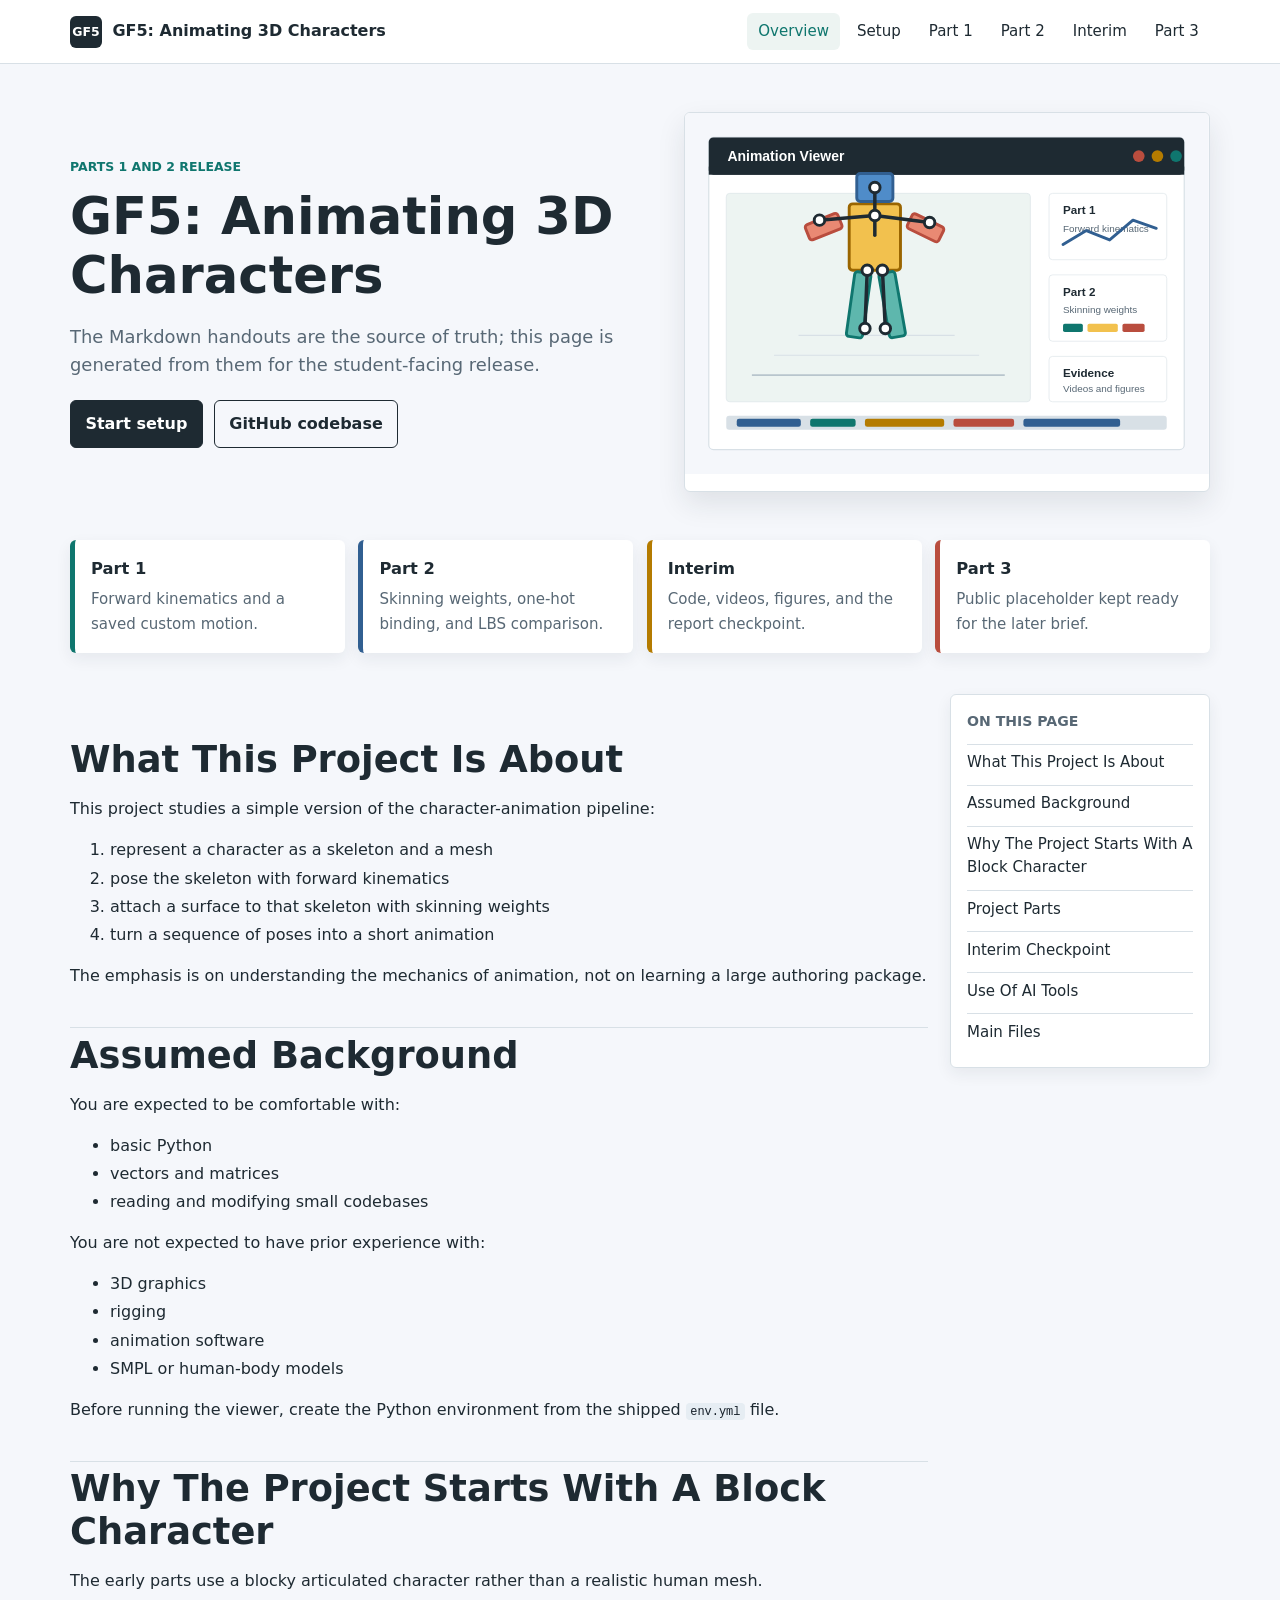
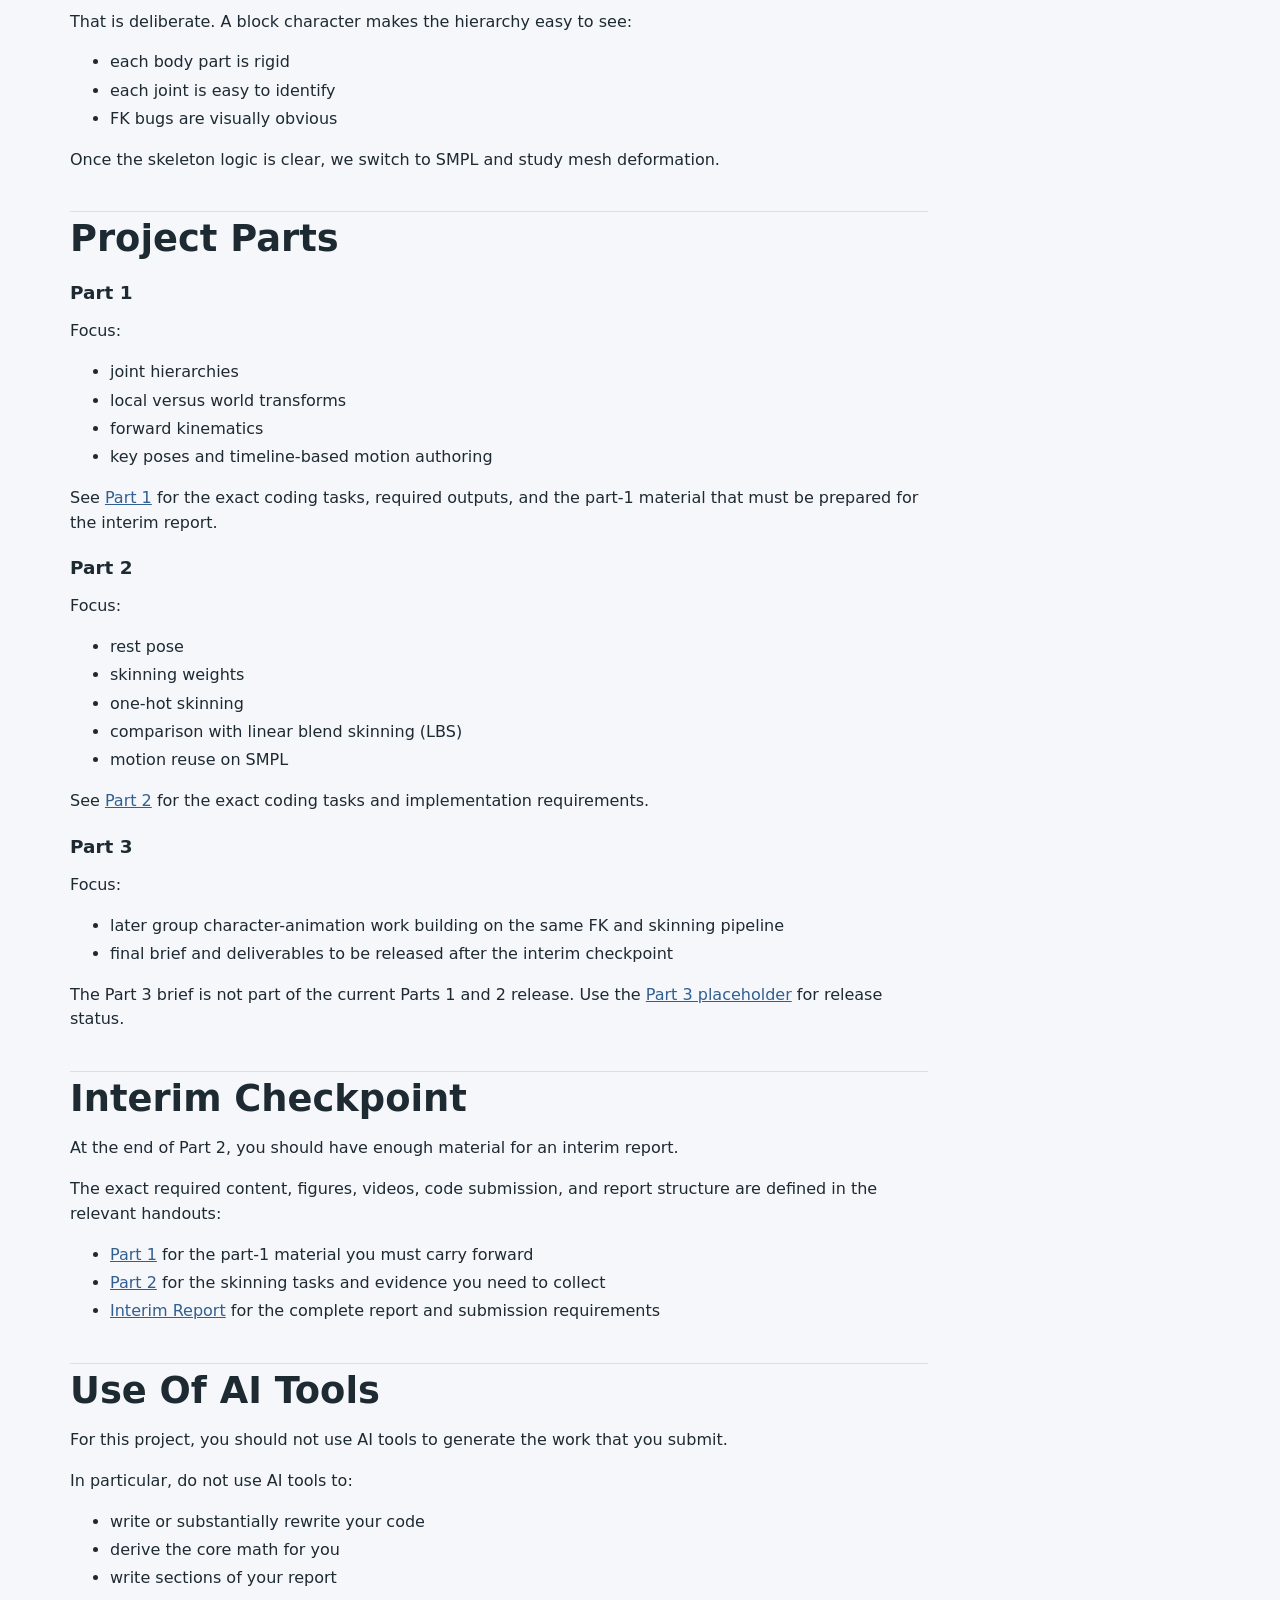
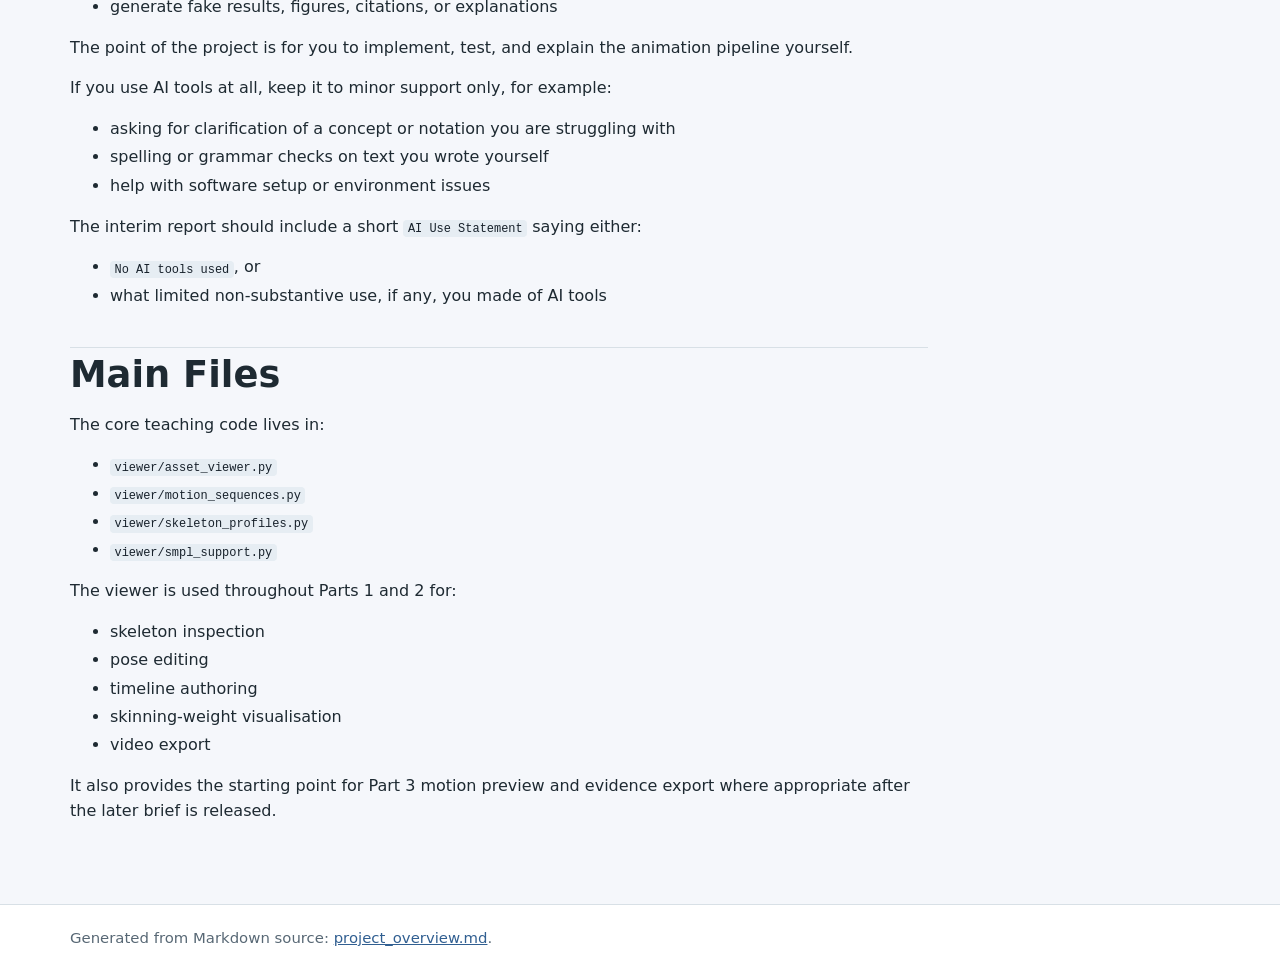
<file: index.html>
<!doctype html>
<!-- Generated from project_overview.md by docs/build_site.py. Do not edit by hand. -->
<html lang="en">
  <head>
    <meta charset="utf-8">
    <meta name="viewport" content="width=device-width, initial-scale=1">
    <title>GF5: Animating 3D Characters</title>
    <link rel="stylesheet" href="assets/site.css">
  </head>
  <body>
    <a class="skip-link" href="#main">Skip to content</a>
    <header class="site-header">
      <div class="nav-shell">
        <a class="brand" href="index.html" aria-label="GF5 home">
          <span class="brand-mark">GF5</span>
          <span>GF5: Animating 3D Characters</span>
        </a>
        <nav class="nav-links" aria-label="Main navigation">
          <a href="index.html" aria-current="page">Overview</a>
          <a href="setup.html">Setup</a>
          <a href="part1.html">Part 1</a>
          <a href="part2.html">Part 2</a>
          <a href="interim.html">Interim</a>
          <a href="part3.html">Part 3</a>
        </nav>
      </div>
    </header>

    <main id="main" class="page doc-page">
      <section class="release-band">
        <div>
          <p class="eyebrow">Parts 1 and 2 release</p>
          <h1>GF5: Animating 3D Characters</h1>
          <p class="lede">The Markdown handouts are the source of truth; this page is generated from them for the student-facing release.</p>
          <div class="actions">
            <a class="button primary" href="setup.html">Start setup</a>
            <a class="button" href="https://github.com/CambridgeCVCourses/IIA-Project-GF5" target="_blank" rel="noreferrer">GitHub codebase</a>
          </div>
        </div>
        <figure class="visual-panel" aria-label="Animation viewer preview">
          <img src="assets/gf5-rig-preview.svg" alt="Diagram of the GF5 viewer showing a block character, skeleton, skinning weights, and a timeline.">
        </figure>
      </section>
      <section class="release-strip" aria-label="Release summary">
        <div class="metric">
          <strong>Part 1</strong>
          <span>Forward kinematics and a saved custom motion.</span>
        </div>
        <div class="metric">
          <strong>Part 2</strong>
          <span>Skinning weights, one-hot binding, and LBS comparison.</span>
        </div>
        <div class="metric">
          <strong>Interim</strong>
          <span>Code, videos, figures, and the report checkpoint.</span>
        </div>
        <div class="metric">
          <strong>Part 3</strong>
          <span>Public placeholder kept ready for the later brief.</span>
        </div>
      </section>

      <div class="doc-shell">
        <aside class="doc-toc" aria-label="On this page">
          <strong>On this page</strong>
            <a href="#what-this-project-is-about">What This Project Is About</a>
            <a href="#assumed-background">Assumed Background</a>
            <a href="#why-the-project-starts-with-a-block-character">Why The Project Starts With A Block Character</a>
            <a href="#project-parts">Project Parts</a>
            <a href="#interim-checkpoint">Interim Checkpoint</a>
            <a href="#use-of-ai-tools">Use Of AI Tools</a>
            <a href="#main-files">Main Files</a>
        </aside>
        <article class="doc-content">
          <h2 id="what-this-project-is-about">What This Project Is About</h2>
          <p>This project studies a simple version of the character-animation pipeline:</p>
          <ol>
            <li>represent a character as a skeleton and a mesh</li>
            <li>pose the skeleton with forward kinematics</li>
            <li>attach a surface to that skeleton with skinning weights</li>
            <li>turn a sequence of poses into a short animation</li>
          </ol>
          <p>The emphasis is on understanding the mechanics of animation, not on learning a large authoring package.</p>
          <h2 id="assumed-background">Assumed Background</h2>
          <p>You are expected to be comfortable with:</p>
          <ul>
            <li>basic Python</li>
            <li>vectors and matrices</li>
            <li>reading and modifying small codebases</li>
          </ul>
          <p>You are not expected to have prior experience with:</p>
          <ul>
            <li>3D graphics</li>
            <li>rigging</li>
            <li>animation software</li>
            <li>SMPL or human-body models</li>
          </ul>
          <p>Before running the viewer, create the Python environment from the shipped <code>env.yml</code> file.</p>
          <h2 id="why-the-project-starts-with-a-block-character">Why The Project Starts With A Block Character</h2>
          <p>The early parts use a blocky articulated character rather than a realistic human mesh.</p>
          <p>That is deliberate. A block character makes the hierarchy easy to see:</p>
          <ul>
            <li>each body part is rigid</li>
            <li>each joint is easy to identify</li>
            <li>FK bugs are visually obvious</li>
          </ul>
          <p>Once the skeleton logic is clear, we switch to SMPL and study mesh deformation.</p>
          <h2 id="project-parts">Project Parts</h2>
          <h3 id="part-1">Part 1</h3>
          <p>Focus:</p>
          <ul>
            <li>joint hierarchies</li>
            <li>local versus world transforms</li>
            <li>forward kinematics</li>
            <li>key poses and timeline-based motion authoring</li>
          </ul>
          <p>See <a href="part1.html">Part 1</a> for the exact coding tasks, required outputs, and the part-1 material that must be prepared for the interim report.</p>
          <h3 id="part-2">Part 2</h3>
          <p>Focus:</p>
          <ul>
            <li>rest pose</li>
            <li>skinning weights</li>
            <li>one-hot skinning</li>
            <li>comparison with linear blend skinning (LBS)</li>
            <li>motion reuse on SMPL</li>
          </ul>
          <p>See <a href="part2.html">Part 2</a> for the exact coding tasks and implementation requirements.</p>
          <h3 id="part-3">Part 3</h3>
          <p>Focus:</p>
          <ul>
            <li>later group character-animation work building on the same FK and skinning pipeline</li>
            <li>final brief and deliverables to be released after the interim checkpoint</li>
          </ul>
          <p>The Part 3 brief is not part of the current Parts 1 and 2 release. Use the <a href="part3.html">Part 3 placeholder</a> for release status.</p>
          <h2 id="interim-checkpoint">Interim Checkpoint</h2>
          <p>At the end of Part 2, you should have enough material for an interim report.</p>
          <p>The exact required content, figures, videos, code submission, and report structure are defined in the relevant handouts:</p>
          <ul>
            <li><a href="part1.html">Part 1</a> for the part-1 material you must carry forward</li>
            <li><a href="part2.html">Part 2</a> for the skinning tasks and evidence you need to collect</li>
            <li><a href="interim.html">Interim Report</a> for the complete report and submission requirements</li>
          </ul>
          <h2 id="use-of-ai-tools">Use Of AI Tools</h2>
          <p>For this project, you should not use AI tools to generate the work that you submit.</p>
          <p>In particular, do not use AI tools to:</p>
          <ul>
            <li>write or substantially rewrite your code</li>
            <li>derive the core math for you</li>
            <li>write sections of your report</li>
            <li>generate fake results, figures, citations, or explanations</li>
          </ul>
          <p>The point of the project is for you to implement, test, and explain the animation pipeline yourself.</p>
          <p>If you use AI tools at all, keep it to minor support only, for example:</p>
          <ul>
            <li>asking for clarification of a concept or notation you are struggling with</li>
            <li>spelling or grammar checks on text you wrote yourself</li>
            <li>help with software setup or environment issues</li>
          </ul>
          <p>The interim report should include a short <code>AI Use Statement</code> saying either:</p>
          <ul>
            <li><code>No AI tools used</code>, or</li>
            <li>what limited non-substantive use, if any, you made of AI tools</li>
          </ul>
          <h2 id="main-files">Main Files</h2>
          <p>The core teaching code lives in:</p>
          <ul>
            <li><code>viewer/asset_viewer.py</code></li>
            <li><code>viewer/motion_sequences.py</code></li>
            <li><code>viewer/skeleton_profiles.py</code></li>
            <li><code>viewer/smpl_support.py</code></li>
          </ul>
          <p>The viewer is used throughout Parts 1 and 2 for:</p>
          <ul>
            <li>skeleton inspection</li>
            <li>pose editing</li>
            <li>timeline authoring</li>
            <li>skinning-weight visualisation</li>
            <li>video export</li>
          </ul>
          <p>It also provides the starting point for Part 3 motion preview and evidence export where appropriate after the later brief is released.</p>
        </article>
      </div>
    </main>

    <footer class="footer">
      <div class="footer-inner">
        Generated from Markdown source: <a href="https://github.com/CambridgeCVCourses/IIA-Project-GF5/blob/main/docs/project_overview.md">project_overview.md</a>.
      </div>
    </footer>
  </body>
</html>
</file>
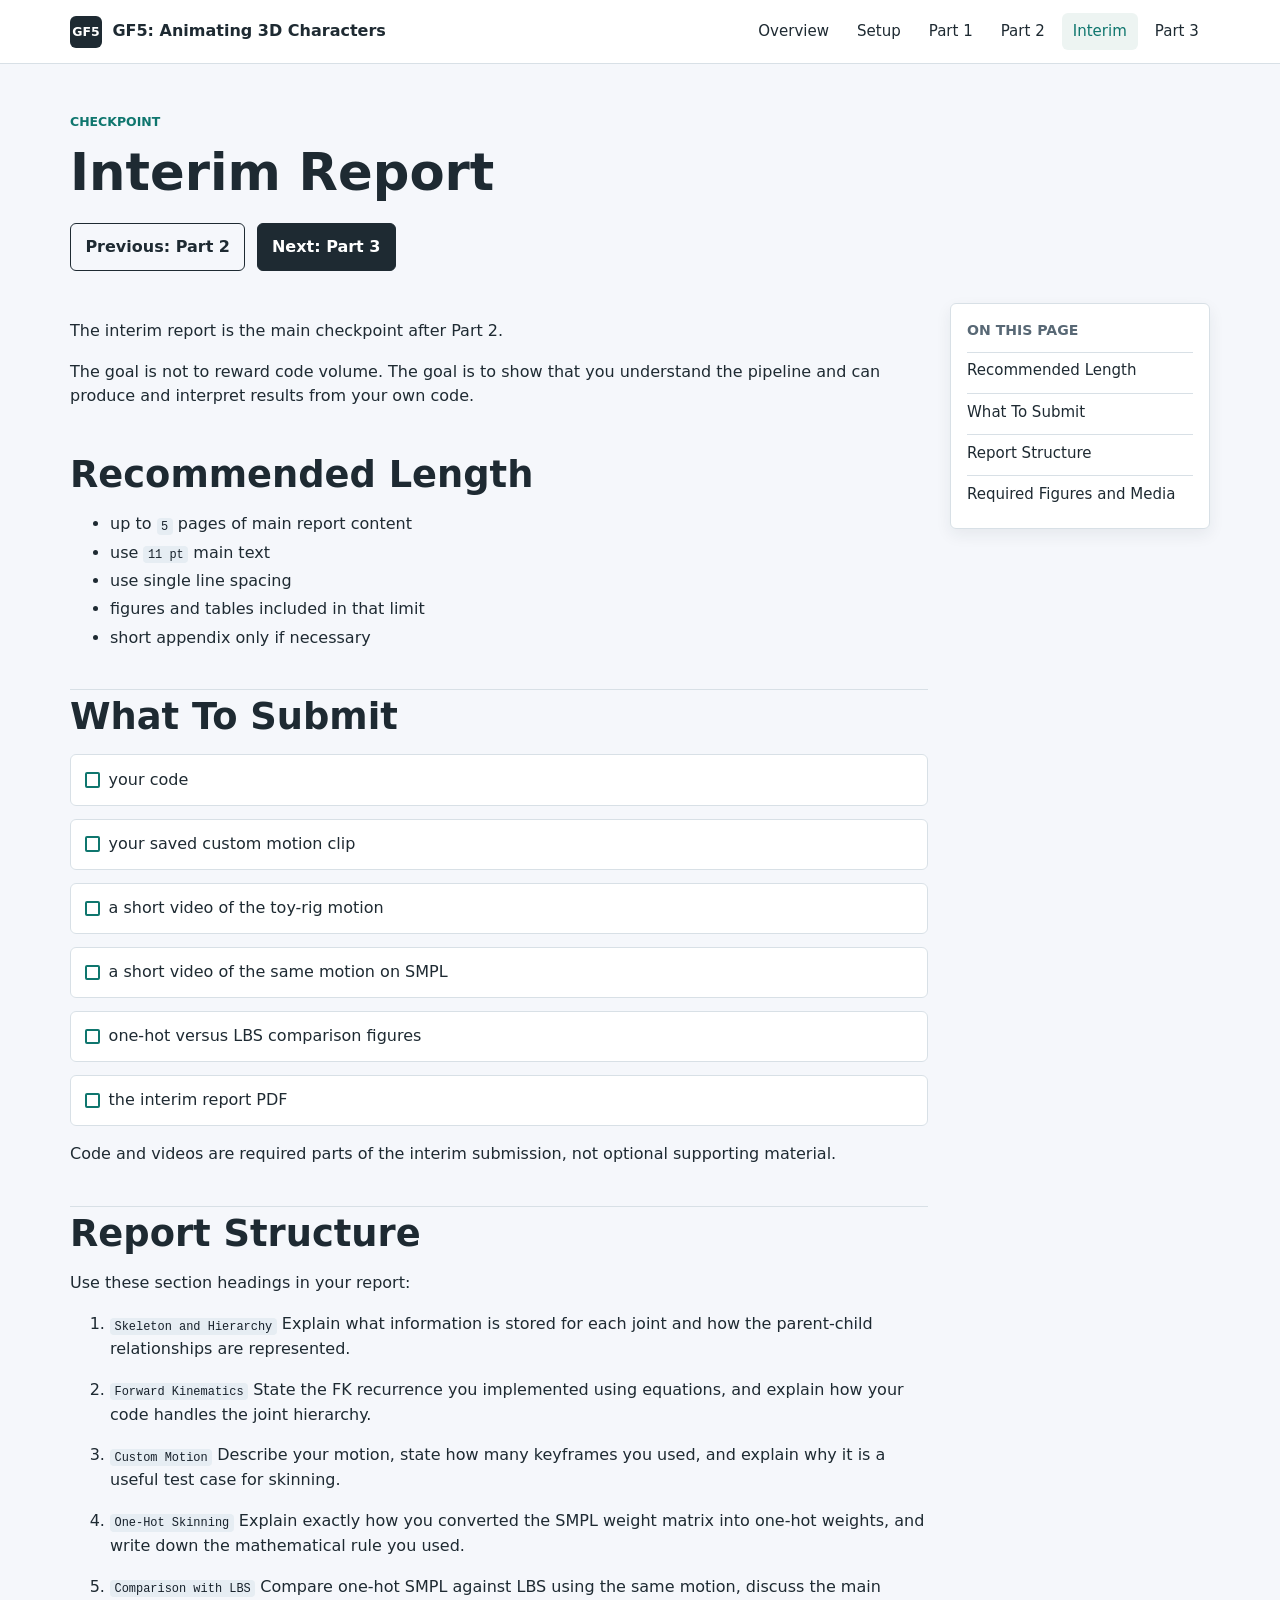
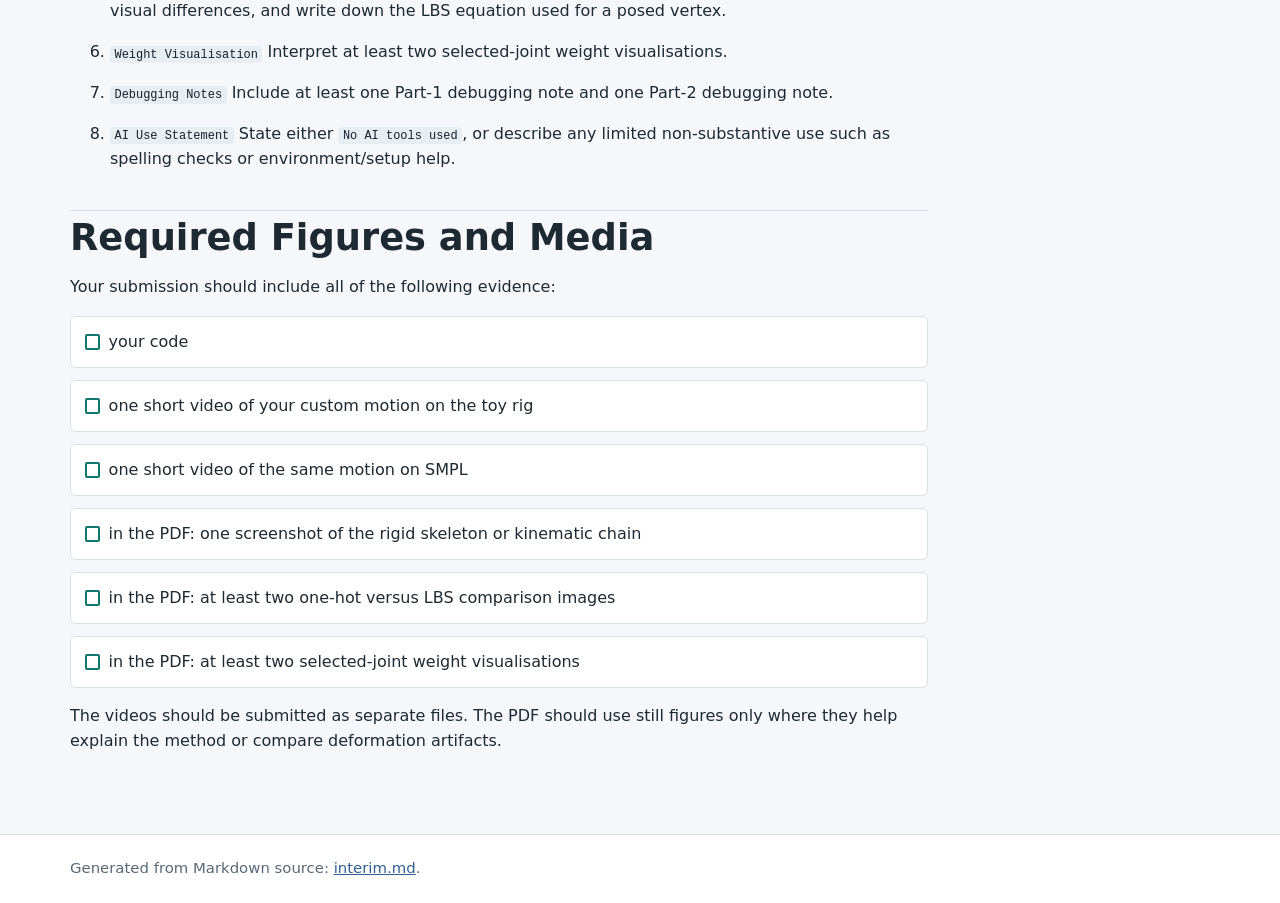
<file: interim.html>
<!doctype html>
<!-- Generated from interim.md by docs/build_site.py. Do not edit by hand. -->
<html lang="en">
  <head>
    <meta charset="utf-8">
    <meta name="viewport" content="width=device-width, initial-scale=1">
    <title>Interim Report | GF5: Animating 3D Characters</title>
    <link rel="stylesheet" href="assets/site.css">
  </head>
  <body>
    <a class="skip-link" href="#main">Skip to content</a>
    <header class="site-header">
      <div class="nav-shell">
        <a class="brand" href="index.html" aria-label="GF5 home">
          <span class="brand-mark">GF5</span>
          <span>GF5: Animating 3D Characters</span>
        </a>
        <nav class="nav-links" aria-label="Main navigation">
          <a href="index.html">Overview</a>
          <a href="setup.html">Setup</a>
          <a href="part1.html">Part 1</a>
          <a href="part2.html">Part 2</a>
          <a href="interim.html" aria-current="page">Interim</a>
          <a href="part3.html">Part 3</a>
        </nav>
      </div>
    </header>

    <main id="main" class="page doc-page">
      <section class="doc-hero">
        <div>
          <p class="eyebrow">Checkpoint</p>
          <h1>Interim Report</h1>
          <div class="actions">
            <a class="button" href="part2.html">Previous: Part 2</a>
            <a class="button primary" href="part3.html">Next: Part 3</a>
          </div>
        </div>
      </section>

      <div class="doc-shell">
        <aside class="doc-toc" aria-label="On this page">
          <strong>On this page</strong>
            <a href="#recommended-length">Recommended Length</a>
            <a href="#what-to-submit">What To Submit</a>
            <a href="#report-structure">Report Structure</a>
            <a href="#required-figures-and-media">Required Figures and Media</a>
        </aside>
        <article class="doc-content">
          <p>The interim report is the main checkpoint after Part 2.</p>
          <p>The goal is not to reward code volume. The goal is to show that you understand the pipeline and can produce and interpret results from your own code.</p>
          <h2 id="recommended-length">Recommended Length</h2>
          <ul>
            <li>up to <code>5</code> pages of main report content</li>
            <li>use <code>11 pt</code> main text</li>
            <li>use single line spacing</li>
            <li>figures and tables included in that limit</li>
            <li>short appendix only if necessary</li>
          </ul>
          <h2 id="what-to-submit">What To Submit</h2>
          <ul class="checklist">
            <li>your code</li>
            <li>your saved custom motion clip</li>
            <li>a short video of the toy-rig motion</li>
            <li>a short video of the same motion on SMPL</li>
            <li>one-hot versus LBS comparison figures</li>
            <li>the interim report PDF</li>
          </ul>
          <p>Code and videos are required parts of the interim submission, not optional supporting material.</p>
          <h2 id="report-structure">Report Structure</h2>
          <p>Use these section headings in your report:</p>
          <ol>
            <li><code>Skeleton and Hierarchy</code> Explain what information is stored for each joint and how the parent-child relationships are represented.</li>
          </ol>
          <ol start="2">
            <li><code>Forward Kinematics</code> State the FK recurrence you implemented using equations, and explain how your code handles the joint hierarchy.</li>
          </ol>
          <ol start="3">
            <li><code>Custom Motion</code> Describe your motion, state how many keyframes you used, and explain why it is a useful test case for skinning.</li>
          </ol>
          <ol start="4">
            <li><code>One-Hot Skinning</code> Explain exactly how you converted the SMPL weight matrix into one-hot weights, and write down the mathematical rule you used.</li>
          </ol>
          <ol start="5">
            <li><code>Comparison with LBS</code> Compare one-hot SMPL against LBS using the same motion, discuss the main visual differences, and write down the LBS equation used for a posed vertex.</li>
          </ol>
          <ol start="6">
            <li><code>Weight Visualisation</code> Interpret at least two selected-joint weight visualisations.</li>
          </ol>
          <ol start="7">
            <li><code>Debugging Notes</code> Include at least one Part-1 debugging note and one Part-2 debugging note.</li>
          </ol>
          <ol start="8">
            <li><code>AI Use Statement</code> State either <code>No AI tools used</code>, or describe any limited non-substantive use such as spelling checks or environment/setup help.</li>
          </ol>
          <h2 id="required-figures-and-media">Required Figures and Media</h2>
          <p>Your submission should include all of the following evidence:</p>
          <ul class="checklist">
            <li>your code</li>
            <li>one short video of your custom motion on the toy rig</li>
            <li>one short video of the same motion on SMPL</li>
            <li>in the PDF: one screenshot of the rigid skeleton or kinematic chain</li>
            <li>in the PDF: at least two one-hot versus LBS comparison images</li>
            <li>in the PDF: at least two selected-joint weight visualisations</li>
          </ul>
          <p>The videos should be submitted as separate files. The PDF should use still figures only where they help explain the method or compare deformation artifacts.</p>
        </article>
      </div>
    </main>

    <footer class="footer">
      <div class="footer-inner">
        Generated from Markdown source: <a href="https://github.com/CambridgeCVCourses/IIA-Project-GF5/blob/main/docs/interim.md">interim.md</a>.
      </div>
    </footer>
  </body>
</html>
</file>
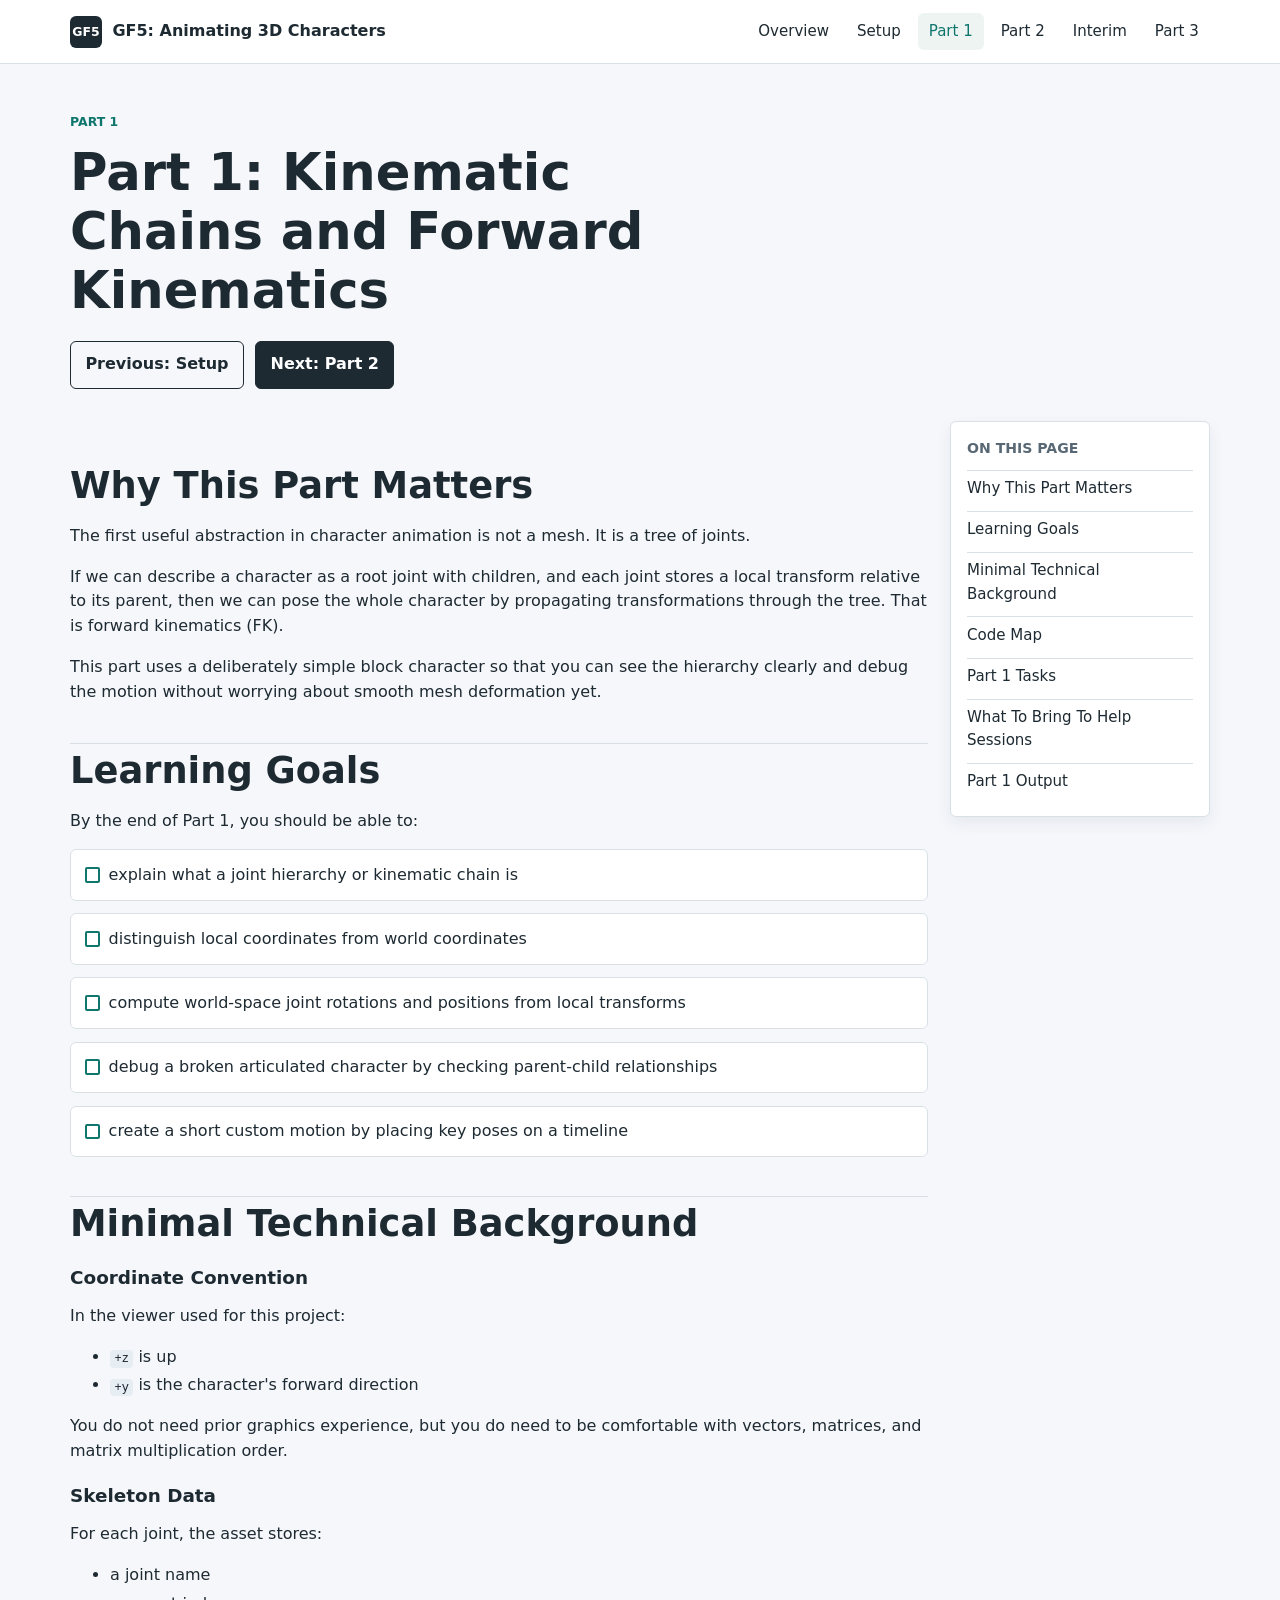
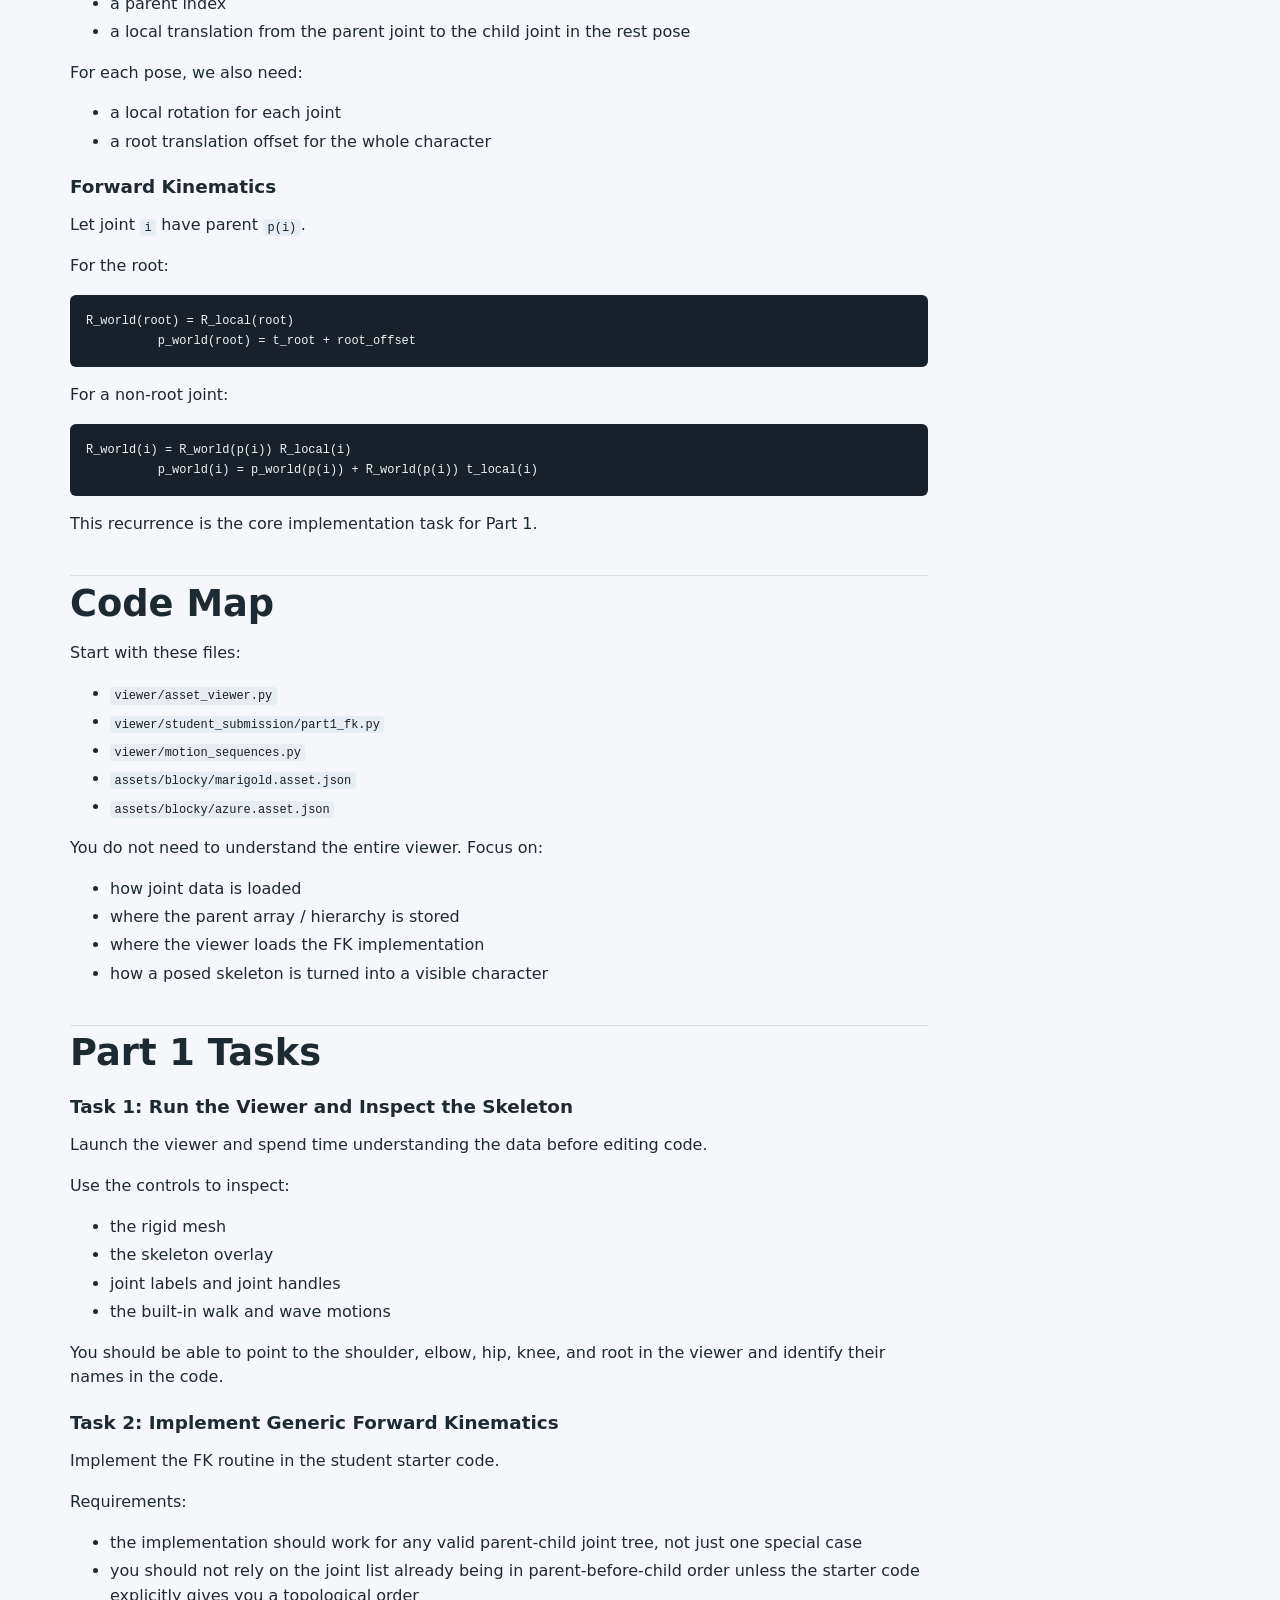
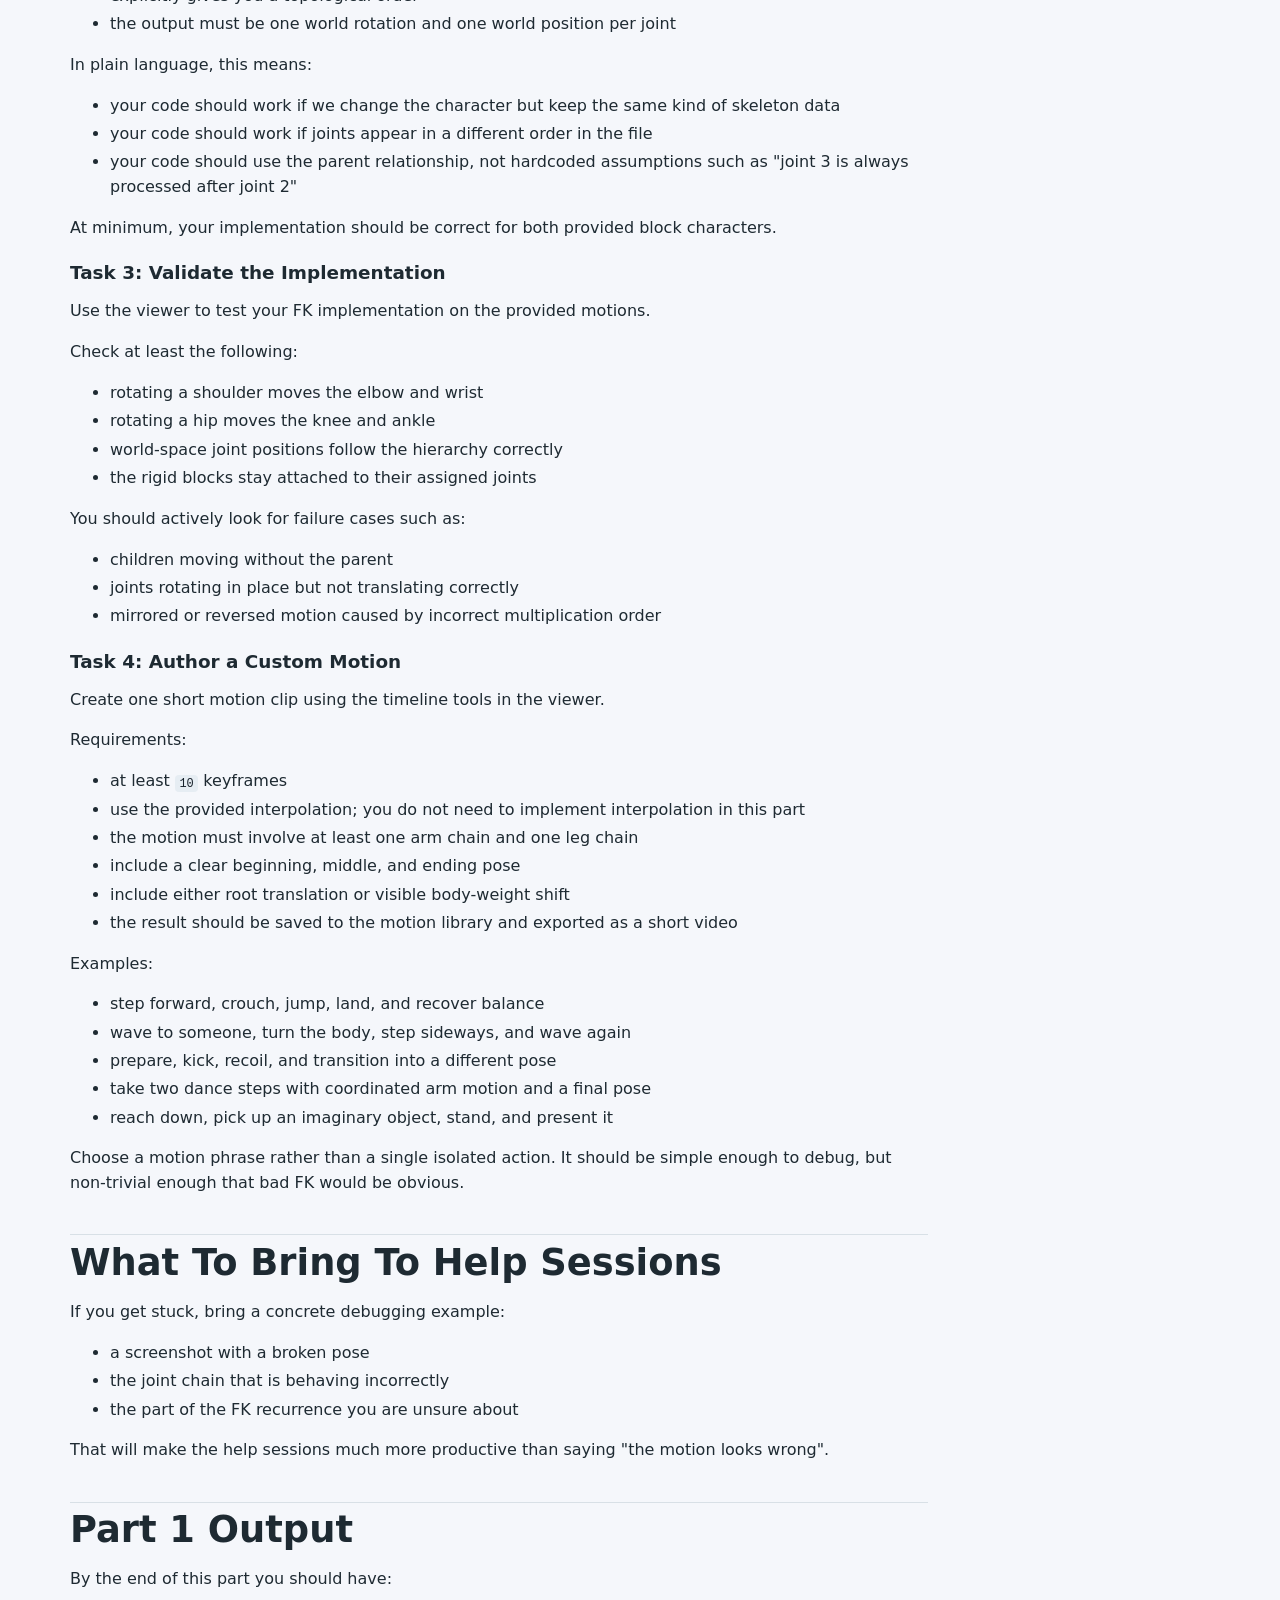
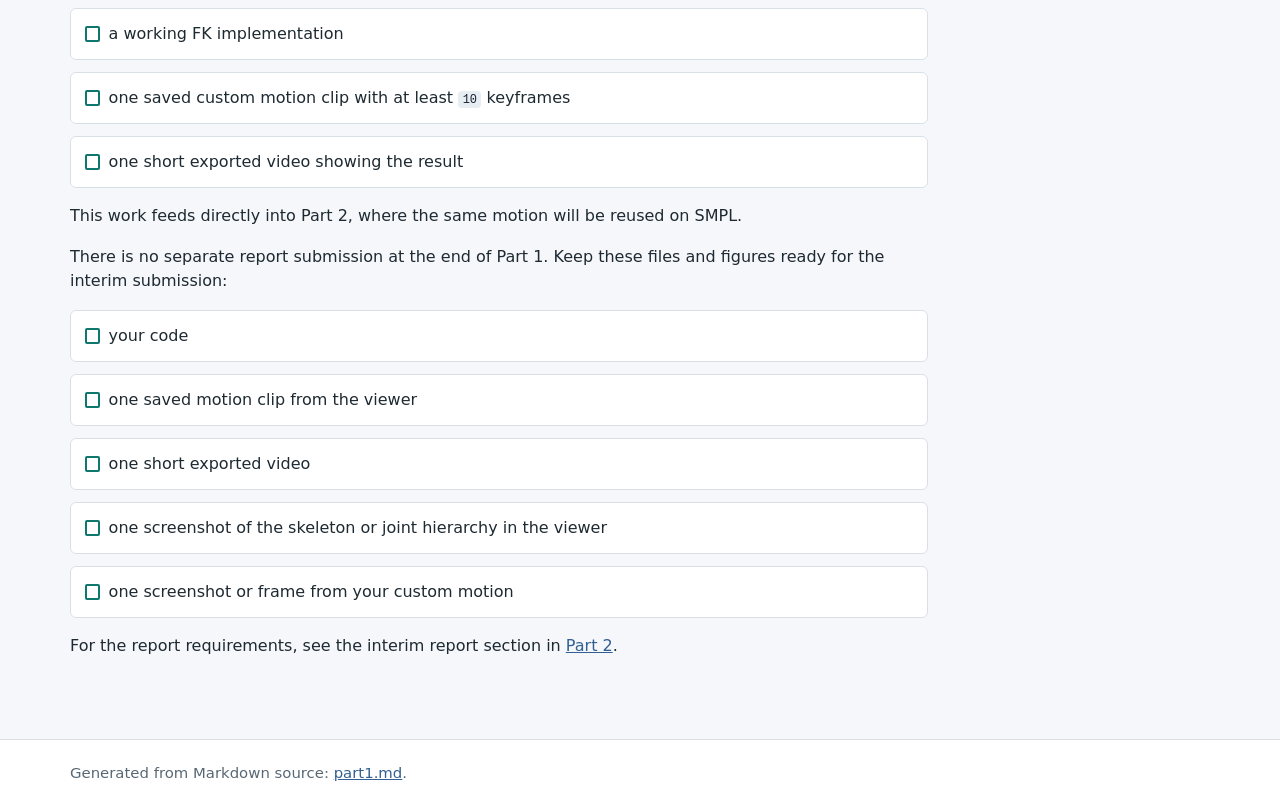
<file: part1.html>
<!doctype html>
<!-- Generated from part1.md by docs/build_site.py. Do not edit by hand. -->
<html lang="en">
  <head>
    <meta charset="utf-8">
    <meta name="viewport" content="width=device-width, initial-scale=1">
    <title>Part 1: Kinematic Chains and Forward Kinematics | GF5: Animating 3D Characters</title>
    <link rel="stylesheet" href="assets/site.css">
  </head>
  <body>
    <a class="skip-link" href="#main">Skip to content</a>
    <header class="site-header">
      <div class="nav-shell">
        <a class="brand" href="index.html" aria-label="GF5 home">
          <span class="brand-mark">GF5</span>
          <span>GF5: Animating 3D Characters</span>
        </a>
        <nav class="nav-links" aria-label="Main navigation">
          <a href="index.html">Overview</a>
          <a href="setup.html">Setup</a>
          <a href="part1.html" aria-current="page">Part 1</a>
          <a href="part2.html">Part 2</a>
          <a href="interim.html">Interim</a>
          <a href="part3.html">Part 3</a>
        </nav>
      </div>
    </header>

    <main id="main" class="page doc-page">
      <section class="doc-hero">
        <div>
          <p class="eyebrow">Part 1</p>
          <h1>Part 1: Kinematic Chains and Forward Kinematics</h1>
          <div class="actions">
            <a class="button" href="setup.html">Previous: Setup</a>
            <a class="button primary" href="part2.html">Next: Part 2</a>
          </div>
        </div>
      </section>

      <div class="doc-shell">
        <aside class="doc-toc" aria-label="On this page">
          <strong>On this page</strong>
            <a href="#why-this-part-matters">Why This Part Matters</a>
            <a href="#learning-goals">Learning Goals</a>
            <a href="#minimal-technical-background">Minimal Technical Background</a>
            <a href="#code-map">Code Map</a>
            <a href="#part-1-tasks">Part 1 Tasks</a>
            <a href="#what-to-bring-to-help-sessions">What To Bring To Help Sessions</a>
            <a href="#part-1-output">Part 1 Output</a>
        </aside>
        <article class="doc-content">
          <h2 id="why-this-part-matters">Why This Part Matters</h2>
          <p>The first useful abstraction in character animation is not a mesh. It is a tree of joints.</p>
          <p>If we can describe a character as a root joint with children, and each joint stores a local transform relative to its parent, then we can pose the whole character by propagating transformations through the tree. That is forward kinematics (FK).</p>
          <p>This part uses a deliberately simple block character so that you can see the hierarchy clearly and debug the motion without worrying about smooth mesh deformation yet.</p>
          <h2 id="learning-goals">Learning Goals</h2>
          <p>By the end of Part 1, you should be able to:</p>
          <ul class="checklist">
            <li>explain what a joint hierarchy or kinematic chain is</li>
            <li>distinguish local coordinates from world coordinates</li>
            <li>compute world-space joint rotations and positions from local transforms</li>
            <li>debug a broken articulated character by checking parent-child relationships</li>
            <li>create a short custom motion by placing key poses on a timeline</li>
          </ul>
          <h2 id="minimal-technical-background">Minimal Technical Background</h2>
          <h3 id="coordinate-convention">Coordinate Convention</h3>
          <p>In the viewer used for this project:</p>
          <ul>
            <li><code>+z</code> is up</li>
            <li><code>+y</code> is the character's forward direction</li>
          </ul>
          <p>You do not need prior graphics experience, but you do need to be comfortable with vectors, matrices, and matrix multiplication order.</p>
          <h3 id="skeleton-data">Skeleton Data</h3>
          <p>For each joint, the asset stores:</p>
          <ul>
            <li>a joint name</li>
            <li>a parent index</li>
            <li>a local translation from the parent joint to the child joint in the rest pose</li>
          </ul>
          <p>For each pose, we also need:</p>
          <ul>
            <li>a local rotation for each joint</li>
            <li>a root translation offset for the whole character</li>
          </ul>
          <h3 id="forward-kinematics">Forward Kinematics</h3>
          <p>Let joint <code>i</code> have parent <code>p(i)</code>.</p>
          <p>For the root:</p>
          <pre><code class="language-text">R_world(root) = R_local(root)
          p_world(root) = t_root + root_offset</code></pre>
          <p>For a non-root joint:</p>
          <pre><code class="language-text">R_world(i) = R_world(p(i)) R_local(i)
          p_world(i) = p_world(p(i)) + R_world(p(i)) t_local(i)</code></pre>
          <p>This recurrence is the core implementation task for Part 1.</p>
          <h2 id="code-map">Code Map</h2>
          <p>Start with these files:</p>
          <ul>
            <li><code>viewer/asset_viewer.py</code></li>
            <li><code>viewer/student_submission/part1_fk.py</code></li>
            <li><code>viewer/motion_sequences.py</code></li>
            <li><code>assets/blocky/marigold.asset.json</code></li>
            <li><code>assets/blocky/azure.asset.json</code></li>
          </ul>
          <p>You do not need to understand the entire viewer. Focus on:</p>
          <ul>
            <li>how joint data is loaded</li>
            <li>where the parent array / hierarchy is stored</li>
            <li>where the viewer loads the FK implementation</li>
            <li>how a posed skeleton is turned into a visible character</li>
          </ul>
          <h2 id="part-1-tasks">Part 1 Tasks</h2>
          <h3 id="task-1-run-the-viewer-and-inspect-the-skeleton">Task 1: Run the Viewer and Inspect the Skeleton</h3>
          <p>Launch the viewer and spend time understanding the data before editing code.</p>
          <p>Use the controls to inspect:</p>
          <ul>
            <li>the rigid mesh</li>
            <li>the skeleton overlay</li>
            <li>joint labels and joint handles</li>
            <li>the built-in walk and wave motions</li>
          </ul>
          <p>You should be able to point to the shoulder, elbow, hip, knee, and root in the viewer and identify their names in the code.</p>
          <h3 id="task-2-implement-generic-forward-kinematics">Task 2: Implement Generic Forward Kinematics</h3>
          <p>Implement the FK routine in the student starter code.</p>
          <p>Requirements:</p>
          <ul>
            <li>the implementation should work for any valid parent-child joint tree, not just one special case</li>
            <li>you should not rely on the joint list already being in parent-before-child order unless the starter code explicitly gives you a topological order</li>
            <li>the output must be one world rotation and one world position per joint</li>
          </ul>
          <p>In plain language, this means:</p>
          <ul>
            <li>your code should work if we change the character but keep the same kind of skeleton data</li>
            <li>your code should work if joints appear in a different order in the file</li>
            <li>your code should use the parent relationship, not hardcoded assumptions such as "joint 3 is always processed after joint 2"</li>
          </ul>
          <p>At minimum, your implementation should be correct for both provided block characters.</p>
          <h3 id="task-3-validate-the-implementation">Task 3: Validate the Implementation</h3>
          <p>Use the viewer to test your FK implementation on the provided motions.</p>
          <p>Check at least the following:</p>
          <ul>
            <li>rotating a shoulder moves the elbow and wrist</li>
            <li>rotating a hip moves the knee and ankle</li>
            <li>world-space joint positions follow the hierarchy correctly</li>
            <li>the rigid blocks stay attached to their assigned joints</li>
          </ul>
          <p>You should actively look for failure cases such as:</p>
          <ul>
            <li>children moving without the parent</li>
            <li>joints rotating in place but not translating correctly</li>
            <li>mirrored or reversed motion caused by incorrect multiplication order</li>
          </ul>
          <h3 id="task-4-author-a-custom-motion">Task 4: Author a Custom Motion</h3>
          <p>Create one short motion clip using the timeline tools in the viewer.</p>
          <p>Requirements:</p>
          <ul>
            <li>at least <code>10</code> keyframes</li>
            <li>use the provided interpolation; you do not need to implement interpolation in this part</li>
            <li>the motion must involve at least one arm chain and one leg chain</li>
            <li>include a clear beginning, middle, and ending pose</li>
            <li>include either root translation or visible body-weight shift</li>
            <li>the result should be saved to the motion library and exported as a short video</li>
          </ul>
          <p>Examples:</p>
          <ul>
            <li>step forward, crouch, jump, land, and recover balance</li>
            <li>wave to someone, turn the body, step sideways, and wave again</li>
            <li>prepare, kick, recoil, and transition into a different pose</li>
            <li>take two dance steps with coordinated arm motion and a final pose</li>
            <li>reach down, pick up an imaginary object, stand, and present it</li>
          </ul>
          <p>Choose a motion phrase rather than a single isolated action. It should be simple enough to debug, but non-trivial enough that bad FK would be obvious.</p>
          <h2 id="what-to-bring-to-help-sessions">What To Bring To Help Sessions</h2>
          <p>If you get stuck, bring a concrete debugging example:</p>
          <ul>
            <li>a screenshot with a broken pose</li>
            <li>the joint chain that is behaving incorrectly</li>
            <li>the part of the FK recurrence you are unsure about</li>
          </ul>
          <p>That will make the help sessions much more productive than saying "the motion looks wrong".</p>
          <h2 id="part-1-output">Part 1 Output</h2>
          <p>By the end of this part you should have:</p>
          <ul class="checklist">
            <li>a working FK implementation</li>
            <li>one saved custom motion clip with at least <code>10</code> keyframes</li>
            <li>one short exported video showing the result</li>
          </ul>
          <p>This work feeds directly into Part 2, where the same motion will be reused on SMPL.</p>
          <p>There is no separate report submission at the end of Part 1. Keep these files and figures ready for the interim submission:</p>
          <ul class="checklist">
            <li>your code</li>
            <li>one saved motion clip from the viewer</li>
            <li>one short exported video</li>
            <li>one screenshot of the skeleton or joint hierarchy in the viewer</li>
            <li>one screenshot or frame from your custom motion</li>
          </ul>
          <p>For the report requirements, see the interim report section in <a href="part2.html">Part 2</a>.</p>
        </article>
      </div>
    </main>

    <footer class="footer">
      <div class="footer-inner">
        Generated from Markdown source: <a href="https://github.com/CambridgeCVCourses/IIA-Project-GF5/blob/main/docs/part1.md">part1.md</a>.
      </div>
    </footer>
  </body>
</html>
</file>
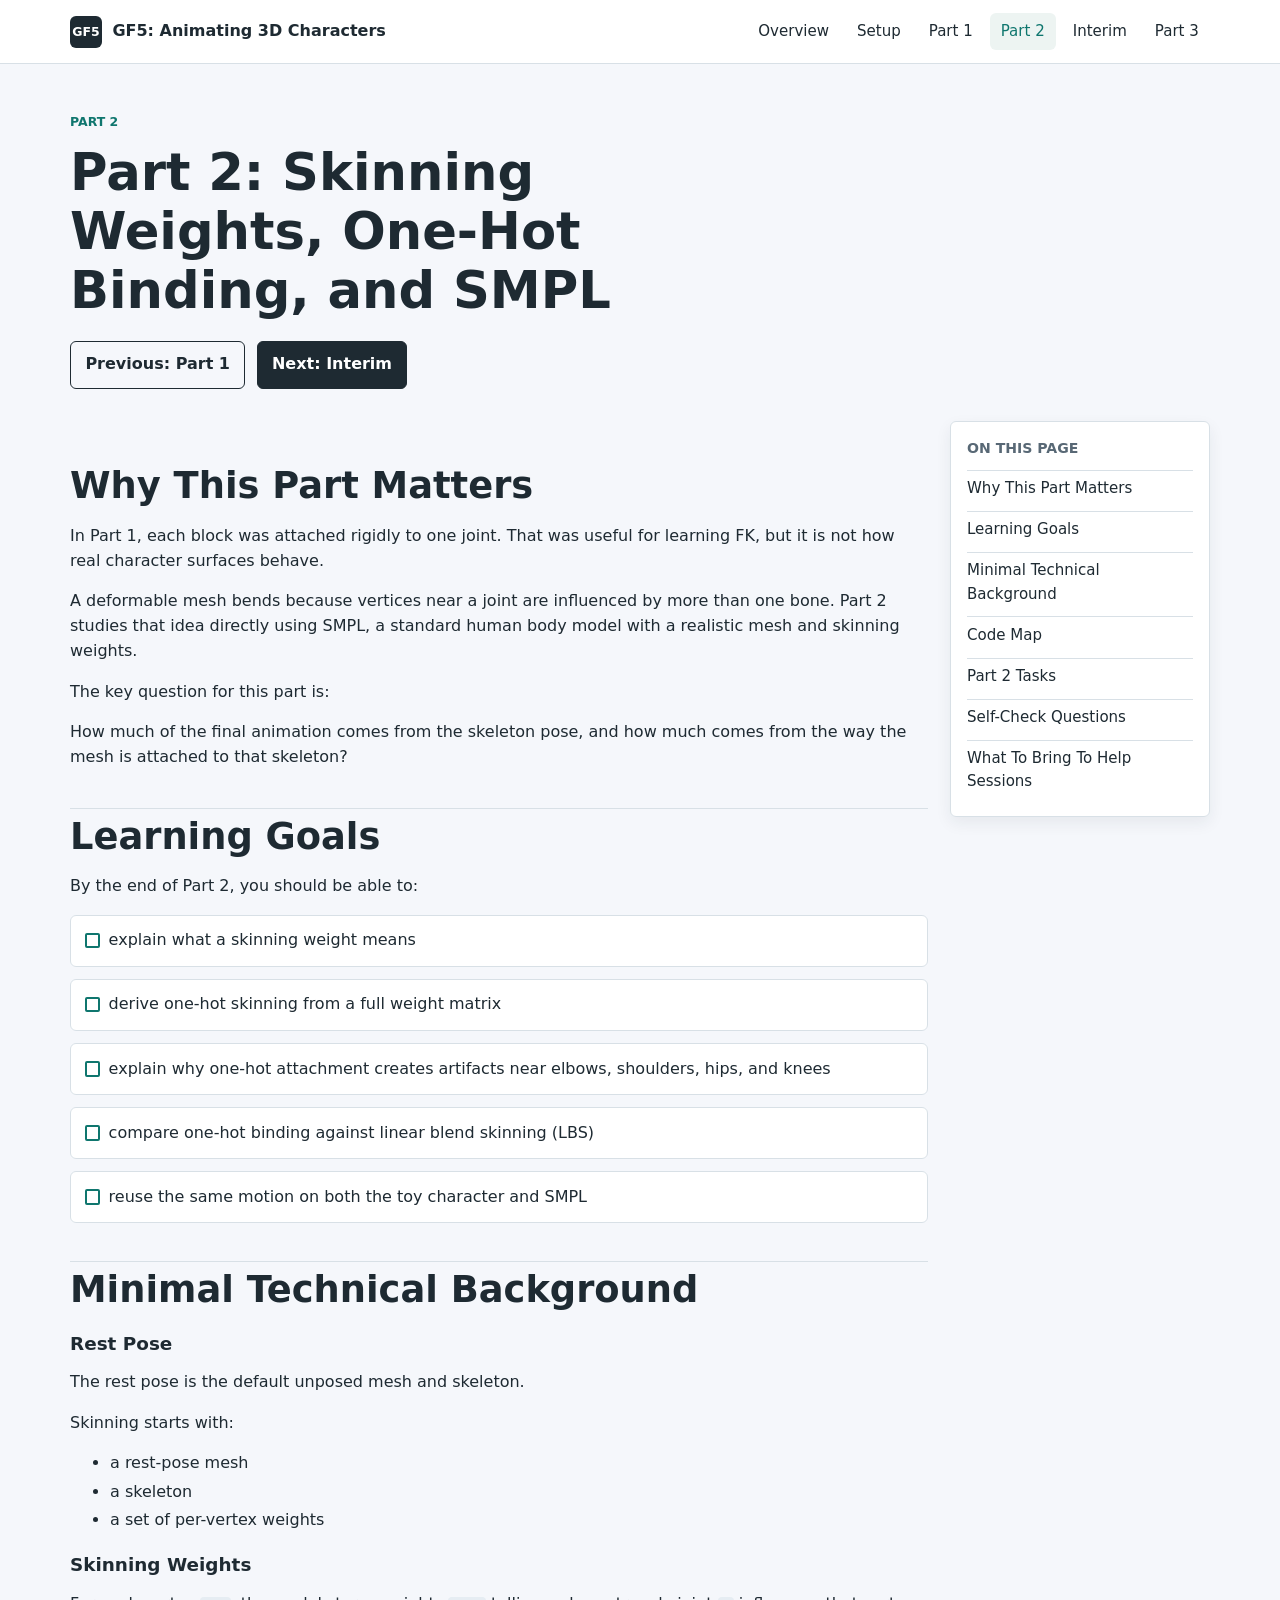
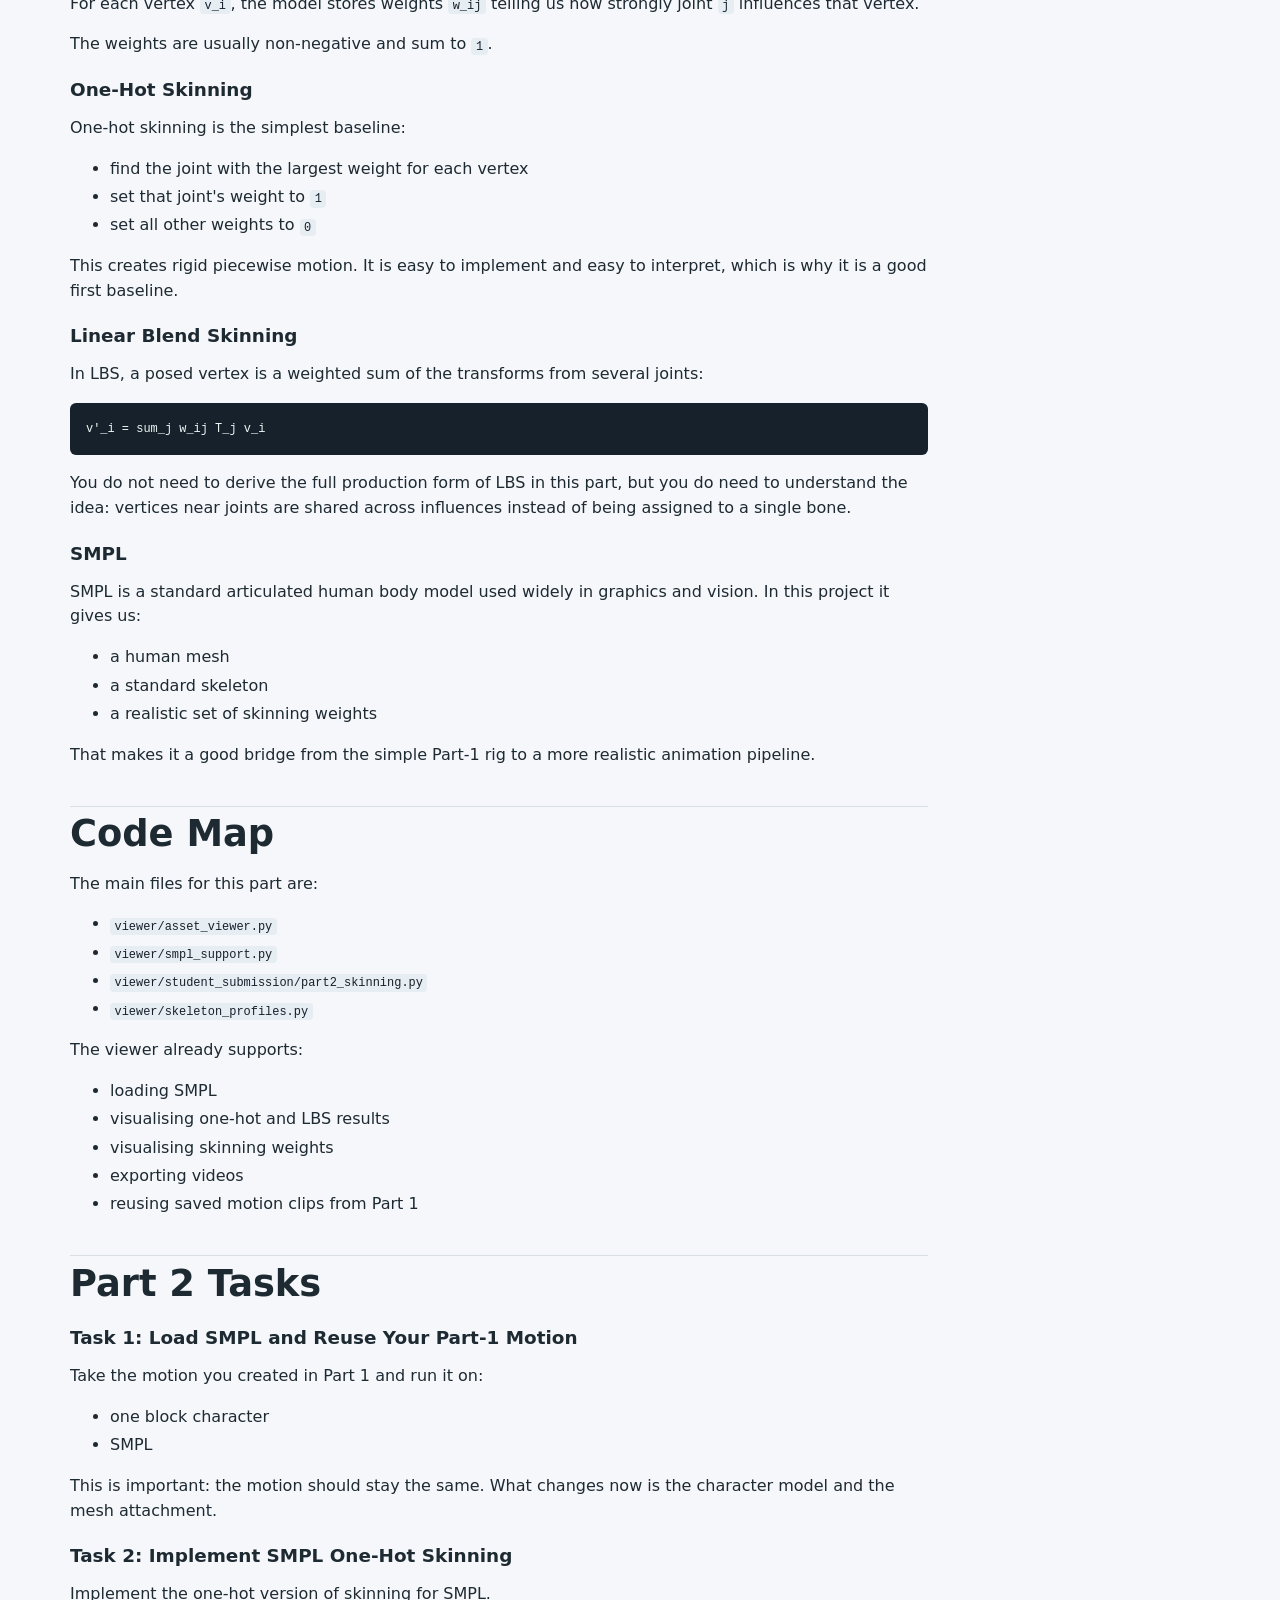
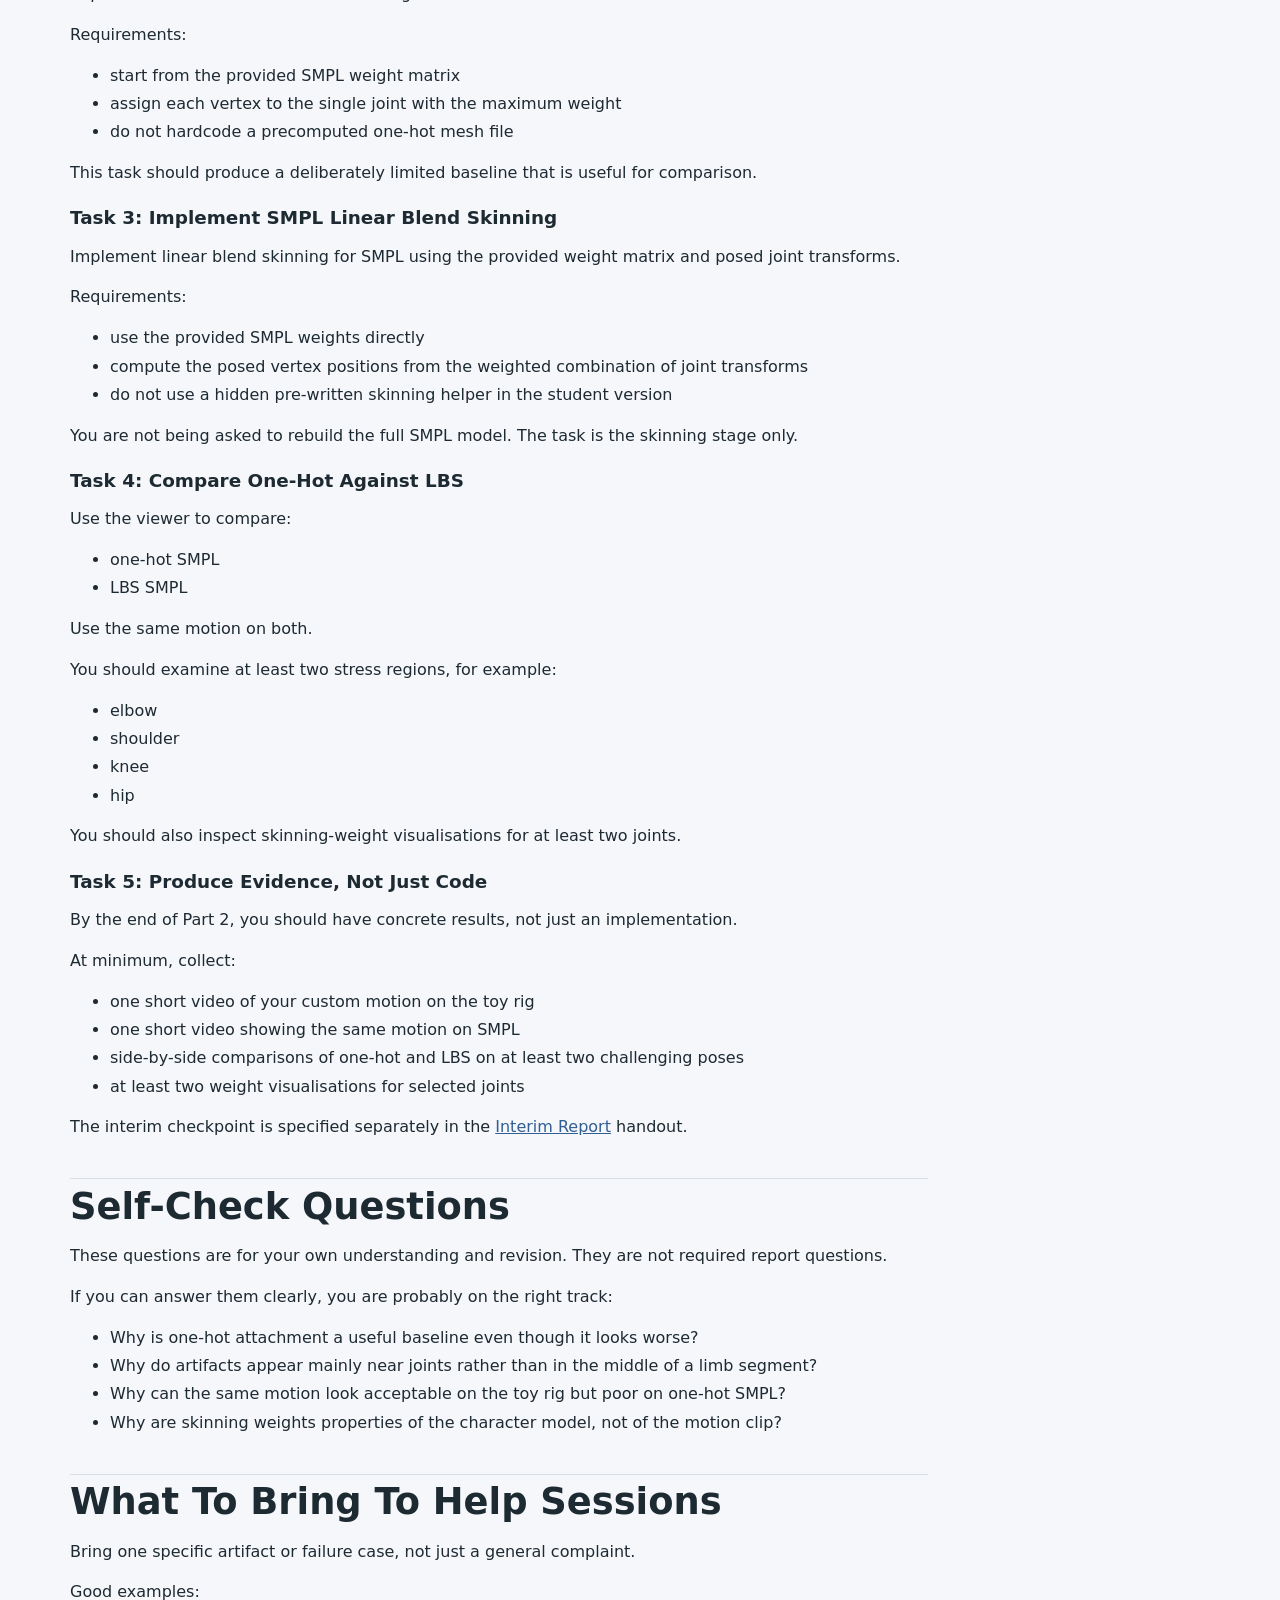
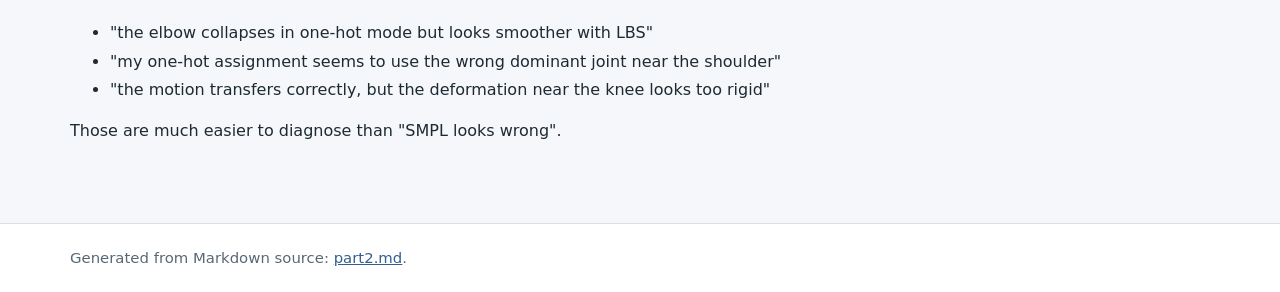
<file: part2.html>
<!doctype html>
<!-- Generated from part2.md by docs/build_site.py. Do not edit by hand. -->
<html lang="en">
  <head>
    <meta charset="utf-8">
    <meta name="viewport" content="width=device-width, initial-scale=1">
    <title>Part 2: Skinning Weights, One-Hot Binding, and SMPL | GF5: Animating 3D Characters</title>
    <link rel="stylesheet" href="assets/site.css">
  </head>
  <body>
    <a class="skip-link" href="#main">Skip to content</a>
    <header class="site-header">
      <div class="nav-shell">
        <a class="brand" href="index.html" aria-label="GF5 home">
          <span class="brand-mark">GF5</span>
          <span>GF5: Animating 3D Characters</span>
        </a>
        <nav class="nav-links" aria-label="Main navigation">
          <a href="index.html">Overview</a>
          <a href="setup.html">Setup</a>
          <a href="part1.html">Part 1</a>
          <a href="part2.html" aria-current="page">Part 2</a>
          <a href="interim.html">Interim</a>
          <a href="part3.html">Part 3</a>
        </nav>
      </div>
    </header>

    <main id="main" class="page doc-page">
      <section class="doc-hero">
        <div>
          <p class="eyebrow">Part 2</p>
          <h1>Part 2: Skinning Weights, One-Hot Binding, and SMPL</h1>
          <div class="actions">
            <a class="button" href="part1.html">Previous: Part 1</a>
            <a class="button primary" href="interim.html">Next: Interim</a>
          </div>
        </div>
      </section>

      <div class="doc-shell">
        <aside class="doc-toc" aria-label="On this page">
          <strong>On this page</strong>
            <a href="#why-this-part-matters">Why This Part Matters</a>
            <a href="#learning-goals">Learning Goals</a>
            <a href="#minimal-technical-background">Minimal Technical Background</a>
            <a href="#code-map">Code Map</a>
            <a href="#part-2-tasks">Part 2 Tasks</a>
            <a href="#self-check-questions">Self-Check Questions</a>
            <a href="#what-to-bring-to-help-sessions">What To Bring To Help Sessions</a>
        </aside>
        <article class="doc-content">
          <h2 id="why-this-part-matters">Why This Part Matters</h2>
          <p>In Part 1, each block was attached rigidly to one joint. That was useful for learning FK, but it is not how real character surfaces behave.</p>
          <p>A deformable mesh bends because vertices near a joint are influenced by more than one bone. Part 2 studies that idea directly using SMPL, a standard human body model with a realistic mesh and skinning weights.</p>
          <p>The key question for this part is:</p>
          <p>How much of the final animation comes from the skeleton pose, and how much comes from the way the mesh is attached to that skeleton?</p>
          <h2 id="learning-goals">Learning Goals</h2>
          <p>By the end of Part 2, you should be able to:</p>
          <ul class="checklist">
            <li>explain what a skinning weight means</li>
            <li>derive one-hot skinning from a full weight matrix</li>
            <li>explain why one-hot attachment creates artifacts near elbows, shoulders, hips, and knees</li>
            <li>compare one-hot binding against linear blend skinning (LBS)</li>
            <li>reuse the same motion on both the toy character and SMPL</li>
          </ul>
          <h2 id="minimal-technical-background">Minimal Technical Background</h2>
          <h3 id="rest-pose">Rest Pose</h3>
          <p>The rest pose is the default unposed mesh and skeleton.</p>
          <p>Skinning starts with:</p>
          <ul>
            <li>a rest-pose mesh</li>
            <li>a skeleton</li>
            <li>a set of per-vertex weights</li>
          </ul>
          <h3 id="skinning-weights">Skinning Weights</h3>
          <p>For each vertex <code>v_i</code>, the model stores weights <code>w_ij</code> telling us how strongly joint <code>j</code> influences that vertex.</p>
          <p>The weights are usually non-negative and sum to <code>1</code>.</p>
          <h3 id="one-hot-skinning">One-Hot Skinning</h3>
          <p>One-hot skinning is the simplest baseline:</p>
          <ul>
            <li>find the joint with the largest weight for each vertex</li>
            <li>set that joint's weight to <code>1</code></li>
            <li>set all other weights to <code>0</code></li>
          </ul>
          <p>This creates rigid piecewise motion. It is easy to implement and easy to interpret, which is why it is a good first baseline.</p>
          <h3 id="linear-blend-skinning">Linear Blend Skinning</h3>
          <p>In LBS, a posed vertex is a weighted sum of the transforms from several joints:</p>
          <pre><code class="language-text">v&#x27;_i = sum_j w_ij T_j v_i</code></pre>
          <p>You do not need to derive the full production form of LBS in this part, but you do need to understand the idea: vertices near joints are shared across influences instead of being assigned to a single bone.</p>
          <h3 id="smpl">SMPL</h3>
          <p>SMPL is a standard articulated human body model used widely in graphics and vision. In this project it gives us:</p>
          <ul>
            <li>a human mesh</li>
            <li>a standard skeleton</li>
            <li>a realistic set of skinning weights</li>
          </ul>
          <p>That makes it a good bridge from the simple Part-1 rig to a more realistic animation pipeline.</p>
          <h2 id="code-map">Code Map</h2>
          <p>The main files for this part are:</p>
          <ul>
            <li><code>viewer/asset_viewer.py</code></li>
            <li><code>viewer/smpl_support.py</code></li>
            <li><code>viewer/student_submission/part2_skinning.py</code></li>
            <li><code>viewer/skeleton_profiles.py</code></li>
          </ul>
          <p>The viewer already supports:</p>
          <ul>
            <li>loading SMPL</li>
            <li>visualising one-hot and LBS results</li>
            <li>visualising skinning weights</li>
            <li>exporting videos</li>
            <li>reusing saved motion clips from Part 1</li>
          </ul>
          <h2 id="part-2-tasks">Part 2 Tasks</h2>
          <h3 id="task-1-load-smpl-and-reuse-your-part-1-motion">Task 1: Load SMPL and Reuse Your Part-1 Motion</h3>
          <p>Take the motion you created in Part 1 and run it on:</p>
          <ul>
            <li>one block character</li>
            <li>SMPL</li>
          </ul>
          <p>This is important: the motion should stay the same. What changes now is the character model and the mesh attachment.</p>
          <h3 id="task-2-implement-smpl-one-hot-skinning">Task 2: Implement SMPL One-Hot Skinning</h3>
          <p>Implement the one-hot version of skinning for SMPL.</p>
          <p>Requirements:</p>
          <ul>
            <li>start from the provided SMPL weight matrix</li>
            <li>assign each vertex to the single joint with the maximum weight</li>
            <li>do not hardcode a precomputed one-hot mesh file</li>
          </ul>
          <p>This task should produce a deliberately limited baseline that is useful for comparison.</p>
          <h3 id="task-3-implement-smpl-linear-blend-skinning">Task 3: Implement SMPL Linear Blend Skinning</h3>
          <p>Implement linear blend skinning for SMPL using the provided weight matrix and posed joint transforms.</p>
          <p>Requirements:</p>
          <ul>
            <li>use the provided SMPL weights directly</li>
            <li>compute the posed vertex positions from the weighted combination of joint transforms</li>
            <li>do not use a hidden pre-written skinning helper in the student version</li>
          </ul>
          <p>You are not being asked to rebuild the full SMPL model. The task is the skinning stage only.</p>
          <h3 id="task-4-compare-one-hot-against-lbs">Task 4: Compare One-Hot Against LBS</h3>
          <p>Use the viewer to compare:</p>
          <ul>
            <li>one-hot SMPL</li>
            <li>LBS SMPL</li>
          </ul>
          <p>Use the same motion on both.</p>
          <p>You should examine at least two stress regions, for example:</p>
          <ul>
            <li>elbow</li>
            <li>shoulder</li>
            <li>knee</li>
            <li>hip</li>
          </ul>
          <p>You should also inspect skinning-weight visualisations for at least two joints.</p>
          <h3 id="task-5-produce-evidence-not-just-code">Task 5: Produce Evidence, Not Just Code</h3>
          <p>By the end of Part 2, you should have concrete results, not just an implementation.</p>
          <p>At minimum, collect:</p>
          <ul>
            <li>one short video of your custom motion on the toy rig</li>
            <li>one short video showing the same motion on SMPL</li>
            <li>side-by-side comparisons of one-hot and LBS on at least two challenging poses</li>
            <li>at least two weight visualisations for selected joints</li>
          </ul>
          <p>The interim checkpoint is specified separately in the <a href="interim.html">Interim Report</a> handout.</p>
          <h2 id="self-check-questions">Self-Check Questions</h2>
          <p>These questions are for your own understanding and revision. They are not required report questions.</p>
          <p>If you can answer them clearly, you are probably on the right track:</p>
          <ul>
            <li>Why is one-hot attachment a useful baseline even though it looks worse?</li>
            <li>Why do artifacts appear mainly near joints rather than in the middle of a limb segment?</li>
            <li>Why can the same motion look acceptable on the toy rig but poor on one-hot SMPL?</li>
            <li>Why are skinning weights properties of the character model, not of the motion clip?</li>
          </ul>
          <h2 id="what-to-bring-to-help-sessions">What To Bring To Help Sessions</h2>
          <p>Bring one specific artifact or failure case, not just a general complaint.</p>
          <p>Good examples:</p>
          <ul>
            <li>"the elbow collapses in one-hot mode but looks smoother with LBS"</li>
            <li>"my one-hot assignment seems to use the wrong dominant joint near the shoulder"</li>
            <li>"the motion transfers correctly, but the deformation near the knee looks too rigid"</li>
          </ul>
          <p>Those are much easier to diagnose than "SMPL looks wrong".</p>
        </article>
      </div>
    </main>

    <footer class="footer">
      <div class="footer-inner">
        Generated from Markdown source: <a href="https://github.com/CambridgeCVCourses/IIA-Project-GF5/blob/main/docs/part2.md">part2.md</a>.
      </div>
    </footer>
  </body>
</html>
</file>
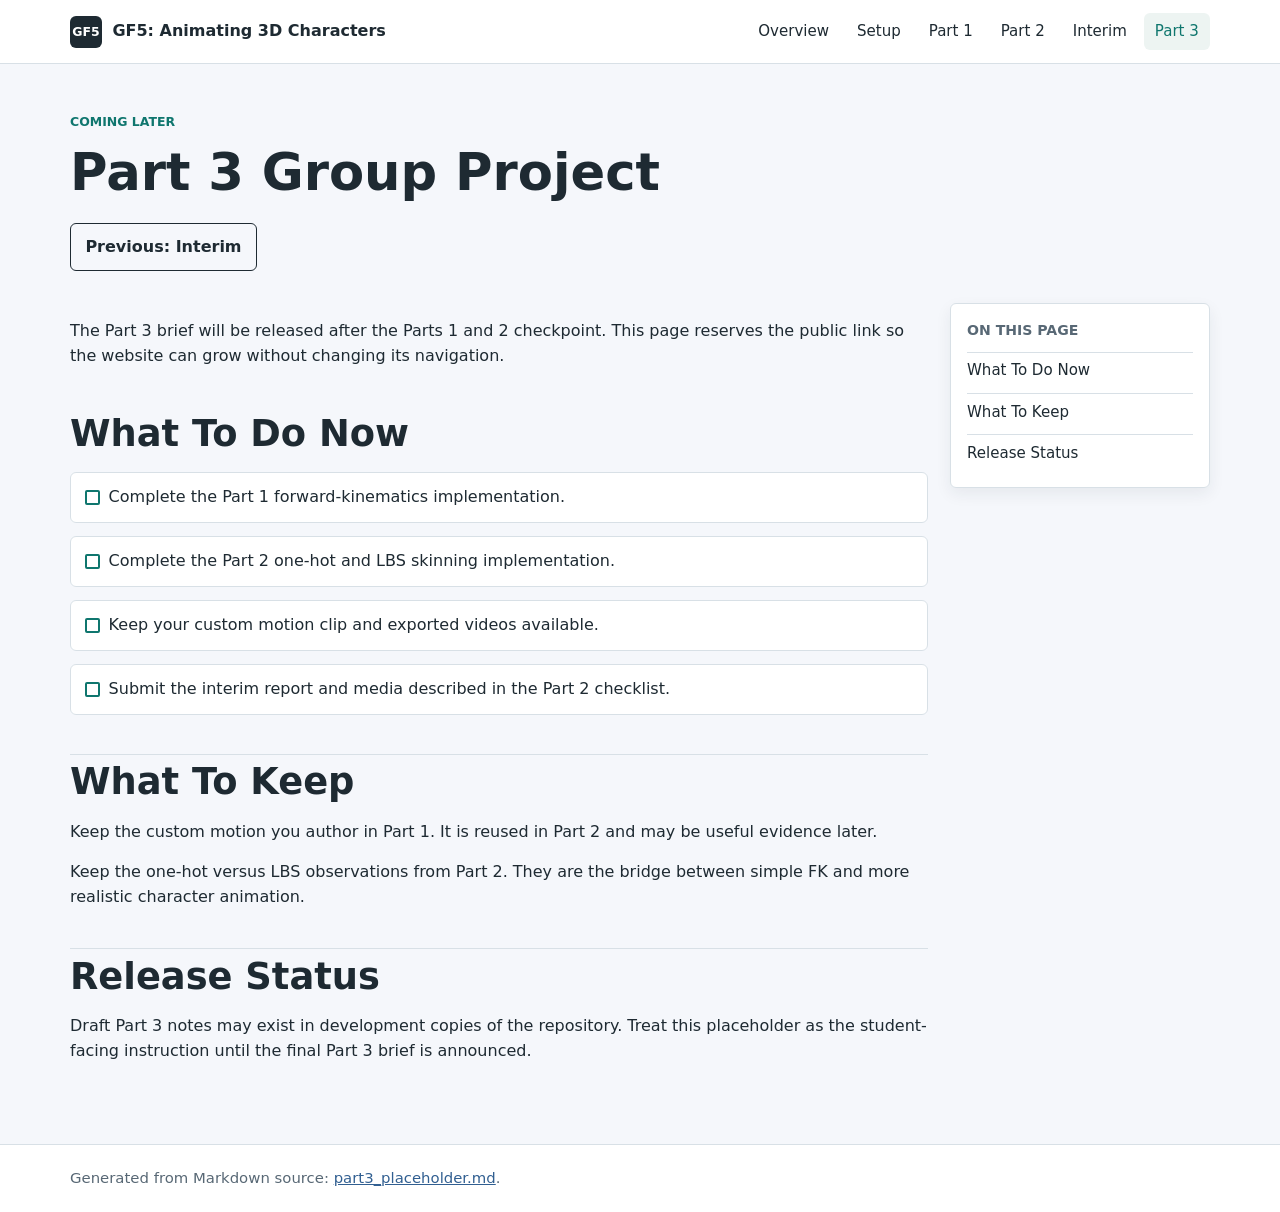
<file: part3.html>
<!doctype html>
<!-- Generated from part3_placeholder.md by docs/build_site.py. Do not edit by hand. -->
<html lang="en">
  <head>
    <meta charset="utf-8">
    <meta name="viewport" content="width=device-width, initial-scale=1">
    <title>Part 3 Group Project | GF5: Animating 3D Characters</title>
    <link rel="stylesheet" href="assets/site.css">
  </head>
  <body>
    <a class="skip-link" href="#main">Skip to content</a>
    <header class="site-header">
      <div class="nav-shell">
        <a class="brand" href="index.html" aria-label="GF5 home">
          <span class="brand-mark">GF5</span>
          <span>GF5: Animating 3D Characters</span>
        </a>
        <nav class="nav-links" aria-label="Main navigation">
          <a href="index.html">Overview</a>
          <a href="setup.html">Setup</a>
          <a href="part1.html">Part 1</a>
          <a href="part2.html">Part 2</a>
          <a href="interim.html">Interim</a>
          <a href="part3.html" aria-current="page">Part 3</a>
        </nav>
      </div>
    </header>

    <main id="main" class="page doc-page">
      <section class="doc-hero">
        <div>
          <p class="eyebrow">Coming later</p>
          <h1>Part 3 Group Project</h1>
          <div class="actions">
            <a class="button" href="interim.html">Previous: Interim</a>
          </div>
        </div>
      </section>

      <div class="doc-shell">
        <aside class="doc-toc" aria-label="On this page">
          <strong>On this page</strong>
            <a href="#what-to-do-now">What To Do Now</a>
            <a href="#what-to-keep">What To Keep</a>
            <a href="#release-status">Release Status</a>
        </aside>
        <article class="doc-content">
          <p>The Part 3 brief will be released after the Parts 1 and 2 checkpoint. This page reserves the public link so the website can grow without changing its navigation.</p>
          <h2 id="what-to-do-now">What To Do Now</h2>
          <ul class="checklist">
            <li>Complete the Part 1 forward-kinematics implementation.</li>
            <li>Complete the Part 2 one-hot and LBS skinning implementation.</li>
            <li>Keep your custom motion clip and exported videos available.</li>
            <li>Submit the interim report and media described in the Part 2 checklist.</li>
          </ul>
          <h2 id="what-to-keep">What To Keep</h2>
          <p>Keep the custom motion you author in Part 1. It is reused in Part 2 and may be useful evidence later.</p>
          <p>Keep the one-hot versus LBS observations from Part 2. They are the bridge between simple FK and more realistic character animation.</p>
          <h2 id="release-status">Release Status</h2>
          <p>Draft Part 3 notes may exist in development copies of the repository. Treat this placeholder as the student-facing instruction until the final Part 3 brief is announced.</p>
        </article>
      </div>
    </main>

    <footer class="footer">
      <div class="footer-inner">
        Generated from Markdown source: <a href="https://github.com/CambridgeCVCourses/IIA-Project-GF5/blob/main/docs/part3_placeholder.md">part3_placeholder.md</a>.
      </div>
    </footer>
  </body>
</html>
</file>
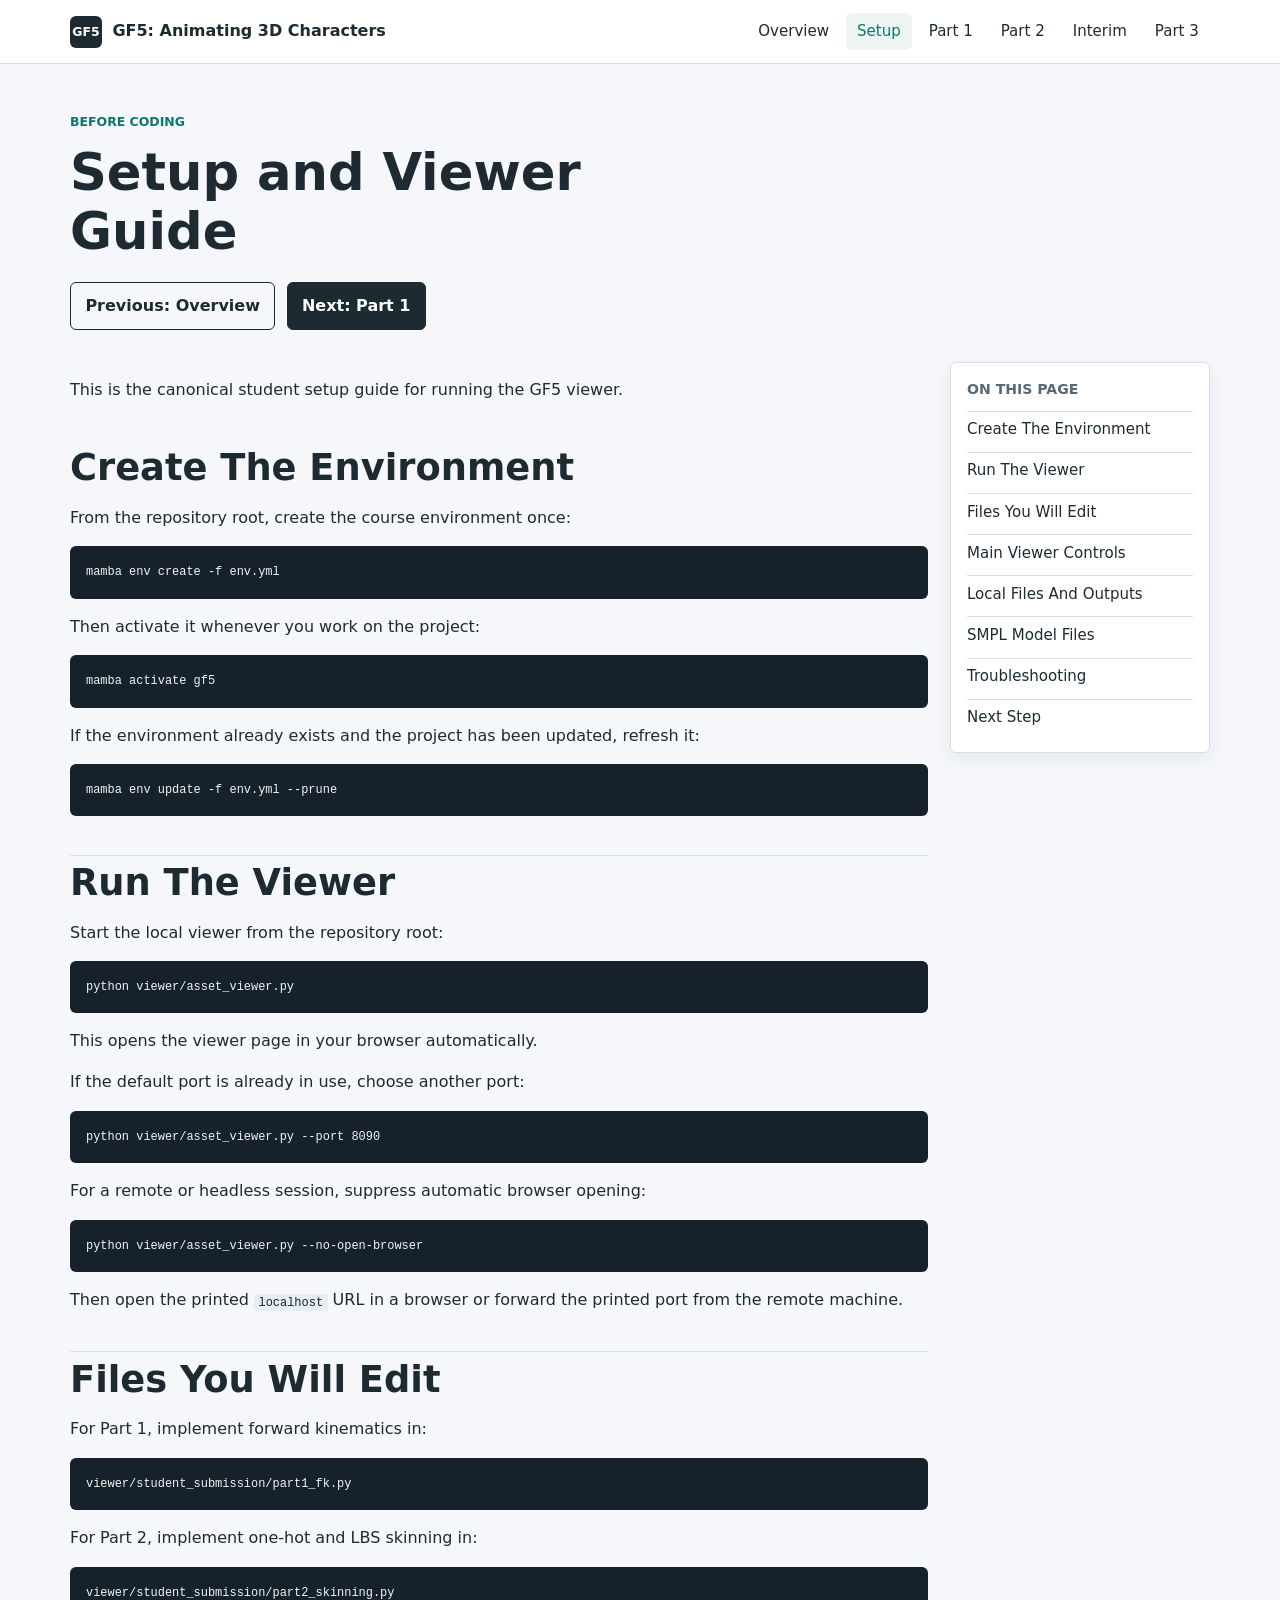
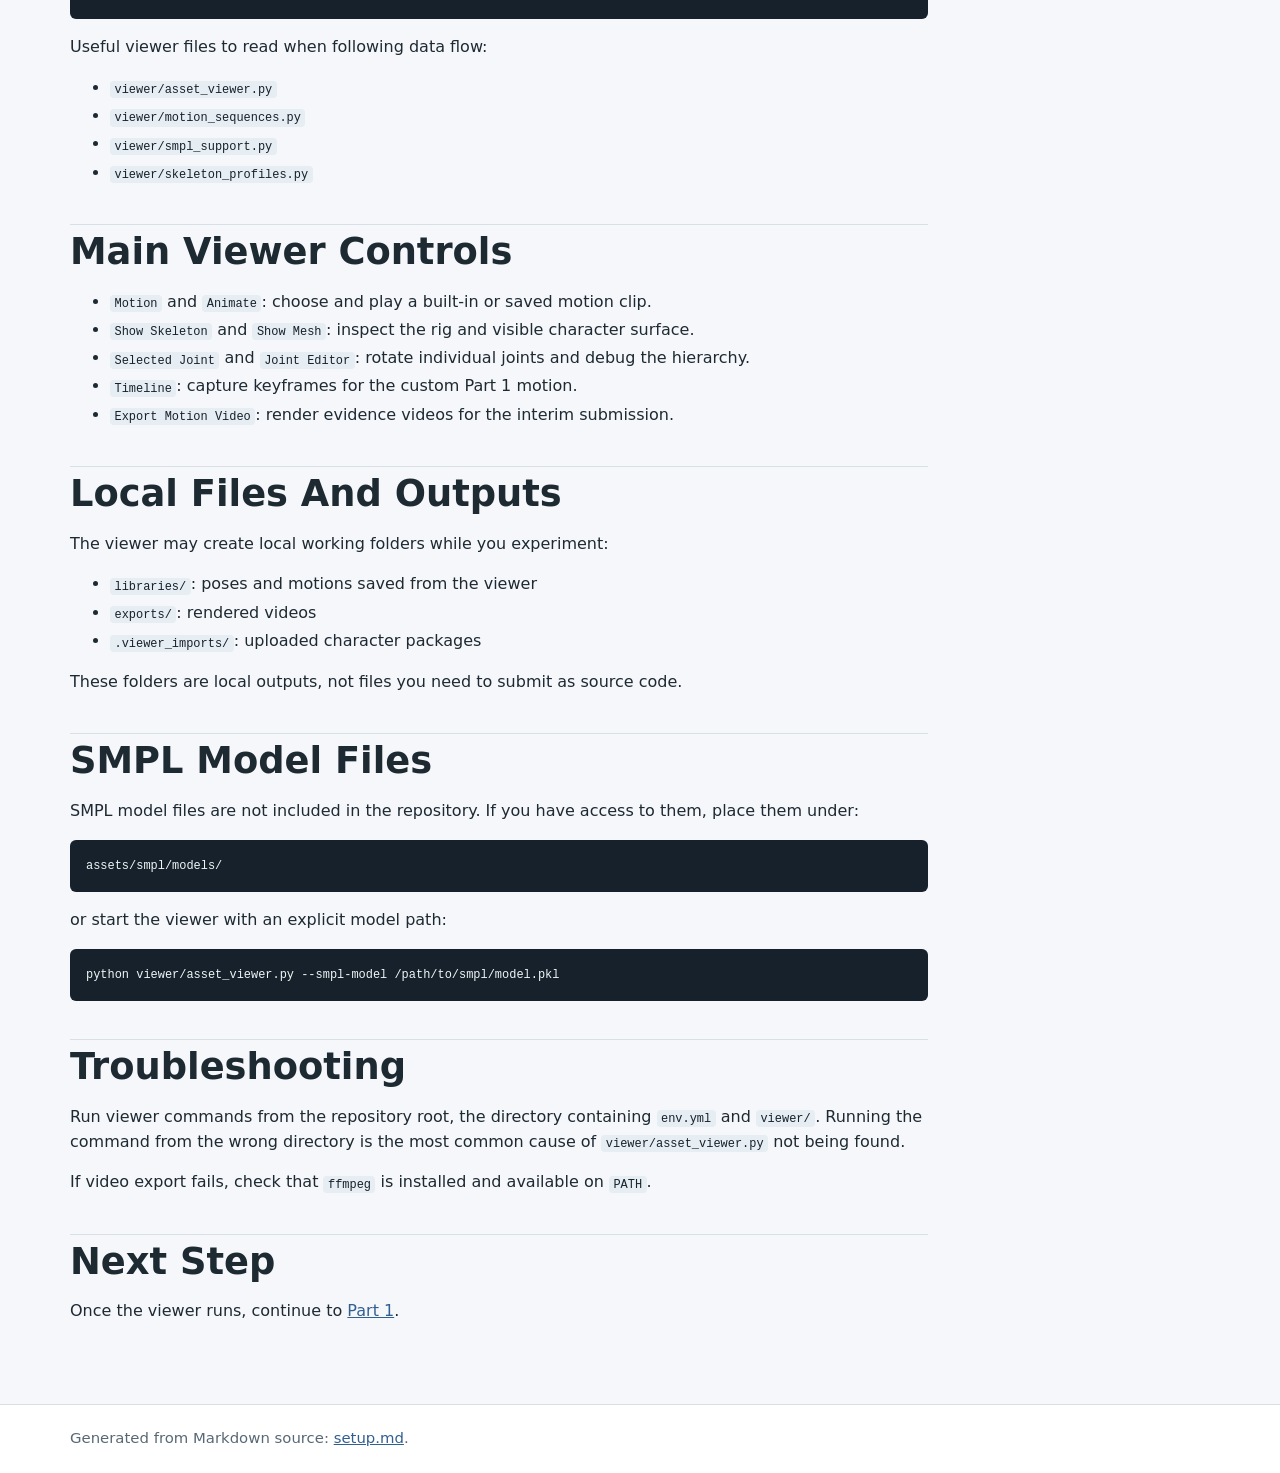
<file: setup.html>
<!doctype html>
<!-- Generated from setup.md by docs/build_site.py. Do not edit by hand. -->
<html lang="en">
  <head>
    <meta charset="utf-8">
    <meta name="viewport" content="width=device-width, initial-scale=1">
    <title>Setup and Viewer Guide | GF5: Animating 3D Characters</title>
    <link rel="stylesheet" href="assets/site.css">
  </head>
  <body>
    <a class="skip-link" href="#main">Skip to content</a>
    <header class="site-header">
      <div class="nav-shell">
        <a class="brand" href="index.html" aria-label="GF5 home">
          <span class="brand-mark">GF5</span>
          <span>GF5: Animating 3D Characters</span>
        </a>
        <nav class="nav-links" aria-label="Main navigation">
          <a href="index.html">Overview</a>
          <a href="setup.html" aria-current="page">Setup</a>
          <a href="part1.html">Part 1</a>
          <a href="part2.html">Part 2</a>
          <a href="interim.html">Interim</a>
          <a href="part3.html">Part 3</a>
        </nav>
      </div>
    </header>

    <main id="main" class="page doc-page">
      <section class="doc-hero">
        <div>
          <p class="eyebrow">Before coding</p>
          <h1>Setup and Viewer Guide</h1>
          <div class="actions">
            <a class="button" href="index.html">Previous: Overview</a>
            <a class="button primary" href="part1.html">Next: Part 1</a>
          </div>
        </div>
      </section>

      <div class="doc-shell">
        <aside class="doc-toc" aria-label="On this page">
          <strong>On this page</strong>
            <a href="#create-the-environment">Create The Environment</a>
            <a href="#run-the-viewer">Run The Viewer</a>
            <a href="#files-you-will-edit">Files You Will Edit</a>
            <a href="#main-viewer-controls">Main Viewer Controls</a>
            <a href="#local-files-and-outputs">Local Files And Outputs</a>
            <a href="#smpl-model-files">SMPL Model Files</a>
            <a href="#troubleshooting">Troubleshooting</a>
            <a href="#next-step">Next Step</a>
        </aside>
        <article class="doc-content">
          <p>This is the canonical student setup guide for running the GF5 viewer.</p>
          <h2 id="create-the-environment">Create The Environment</h2>
          <p>From the repository root, create the course environment once:</p>
          <pre><code class="language-bash">mamba env create -f env.yml</code></pre>
          <p>Then activate it whenever you work on the project:</p>
          <pre><code class="language-bash">mamba activate gf5</code></pre>
          <p>If the environment already exists and the project has been updated, refresh it:</p>
          <pre><code class="language-bash">mamba env update -f env.yml --prune</code></pre>
          <h2 id="run-the-viewer">Run The Viewer</h2>
          <p>Start the local viewer from the repository root:</p>
          <pre><code class="language-bash">python viewer/asset_viewer.py</code></pre>
          <p>This opens the viewer page in your browser automatically.</p>
          <p>If the default port is already in use, choose another port:</p>
          <pre><code class="language-bash">python viewer/asset_viewer.py --port 8090</code></pre>
          <p>For a remote or headless session, suppress automatic browser opening:</p>
          <pre><code class="language-bash">python viewer/asset_viewer.py --no-open-browser</code></pre>
          <p>Then open the printed <code>localhost</code> URL in a browser or forward the printed port from the remote machine.</p>
          <h2 id="files-you-will-edit">Files You Will Edit</h2>
          <p>For Part 1, implement forward kinematics in:</p>
          <pre><code class="language-text">viewer/student_submission/part1_fk.py</code></pre>
          <p>For Part 2, implement one-hot and LBS skinning in:</p>
          <pre><code class="language-text">viewer/student_submission/part2_skinning.py</code></pre>
          <p>Useful viewer files to read when following data flow:</p>
          <ul>
            <li><code>viewer/asset_viewer.py</code></li>
            <li><code>viewer/motion_sequences.py</code></li>
            <li><code>viewer/smpl_support.py</code></li>
            <li><code>viewer/skeleton_profiles.py</code></li>
          </ul>
          <h2 id="main-viewer-controls">Main Viewer Controls</h2>
          <ul>
            <li><code>Motion</code> and <code>Animate</code>: choose and play a built-in or saved motion clip.</li>
            <li><code>Show Skeleton</code> and <code>Show Mesh</code>: inspect the rig and visible character surface.</li>
            <li><code>Selected Joint</code> and <code>Joint Editor</code>: rotate individual joints and debug the hierarchy.</li>
            <li><code>Timeline</code>: capture keyframes for the custom Part 1 motion.</li>
            <li><code>Export Motion Video</code>: render evidence videos for the interim submission.</li>
          </ul>
          <h2 id="local-files-and-outputs">Local Files And Outputs</h2>
          <p>The viewer may create local working folders while you experiment:</p>
          <ul>
            <li><code>libraries/</code>: poses and motions saved from the viewer</li>
            <li><code>exports/</code>: rendered videos</li>
            <li><code>.viewer_imports/</code>: uploaded character packages</li>
          </ul>
          <p>These folders are local outputs, not files you need to submit as source code.</p>
          <h2 id="smpl-model-files">SMPL Model Files</h2>
          <p>SMPL model files are not included in the repository. If you have access to them, place them under:</p>
          <pre><code class="language-text">assets/smpl/models/</code></pre>
          <p>or start the viewer with an explicit model path:</p>
          <pre><code class="language-bash">python viewer/asset_viewer.py --smpl-model /path/to/smpl/model.pkl</code></pre>
          <h2 id="troubleshooting">Troubleshooting</h2>
          <p>Run viewer commands from the repository root, the directory containing <code>env.yml</code> and <code>viewer/</code>. Running the command from the wrong directory is the most common cause of <code>viewer/asset_viewer.py</code> not being found.</p>
          <p>If video export fails, check that <code>ffmpeg</code> is installed and available on <code>PATH</code>.</p>
          <h2 id="next-step">Next Step</h2>
          <p>Once the viewer runs, continue to <a href="part1.html">Part 1</a>.</p>
        </article>
      </div>
    </main>

    <footer class="footer">
      <div class="footer-inner">
        Generated from Markdown source: <a href="https://github.com/CambridgeCVCourses/IIA-Project-GF5/blob/main/docs/setup.md">setup.md</a>.
      </div>
    </footer>
  </body>
</html>
</file>
<file: assets/site.css>
:root {
  color-scheme: light;
  --bg: #f5f7fb;
  --surface: #ffffff;
  --surface-strong: #edf4f2;
  --ink: #1e2a32;
  --muted: #586875;
  --line: #d8e0e6;
  --teal: #0f766e;
  --blue: #315f91;
  --red: #b94d3e;
  --gold: #b47b00;
  --code-bg: #17212b;
  --code-fg: #edf6f4;
  --radius: 6px;
  --shadow: 0 12px 28px rgb(30 42 50 / 10%);
}

* {
  box-sizing: border-box;
}

html {
  scroll-behavior: smooth;
}

body {
  margin: 0;
  background: var(--bg);
  color: var(--ink);
  font-family:
    Inter, ui-sans-serif, system-ui, -apple-system, BlinkMacSystemFont, "Segoe UI",
    sans-serif;
  line-height: 1.55;
}

figure {
  margin: 0;
}

a {
  color: var(--blue);
}

a:hover,
a:focus {
  color: var(--teal);
}

.skip-link {
  position: absolute;
  left: 1rem;
  top: -4rem;
  z-index: 20;
  padding: 0.65rem 0.9rem;
  background: var(--ink);
  color: #fff;
  border-radius: var(--radius);
}

.skip-link:focus {
  top: 1rem;
}

.site-header {
  border-bottom: 1px solid var(--line);
  background: rgb(255 255 255 / 92%);
  backdrop-filter: blur(12px);
  position: sticky;
  top: 0;
  z-index: 10;
}

.nav-shell {
  max-width: 1180px;
  margin: 0 auto;
  padding: 0.8rem 1.25rem;
  display: flex;
  align-items: center;
  justify-content: space-between;
  gap: 1rem;
}

.brand {
  display: inline-flex;
  align-items: center;
  gap: 0.65rem;
  color: var(--ink);
  text-decoration: none;
  font-weight: 800;
}

.brand-mark {
  width: 2rem;
  height: 2rem;
  border-radius: var(--radius);
  display: grid;
  place-items: center;
  background: var(--ink);
  color: #fff;
  font-size: 0.78rem;
}

.nav-links {
  display: flex;
  align-items: center;
  justify-content: flex-end;
  flex-wrap: wrap;
  gap: 0.35rem;
}

.nav-links a {
  display: inline-flex;
  align-items: center;
  min-height: 2.25rem;
  padding: 0.45rem 0.7rem;
  border-radius: var(--radius);
  color: var(--ink);
  text-decoration: none;
  font-size: 0.94rem;
}

.nav-links a:hover,
.nav-links a:focus,
.nav-links a[aria-current="page"] {
  background: var(--surface-strong);
  color: var(--teal);
}

.page {
  max-width: 1180px;
  margin: 0 auto;
  padding: 2rem 1.25rem 4rem;
}

.doc-page {
  display: block;
}

.doc-hero {
  padding: 1rem 0 2rem;
}

.doc-hero h1 {
  max-width: 18ch;
}

.doc-shell {
  display: grid;
  grid-template-columns: minmax(0, 1fr) 260px;
  gap: 1.4rem;
  align-items: start;
}

.doc-content {
  min-width: 0;
}

.doc-content h1 {
  max-width: 18ch;
  margin-bottom: 1rem;
}

.doc-content h2 {
  padding-top: 0.4rem;
  border-top: 1px solid var(--line);
}

.doc-content h2:first-of-type {
  border-top: 0;
}

.doc-content li + li {
  margin-top: 0.22rem;
}

.doc-content img {
  max-width: 100%;
  height: auto;
}

.doc-toc {
  position: sticky;
  top: 5.2rem;
  grid-column: 2;
  grid-row: 1;
  display: grid;
  gap: 0.25rem;
  padding: 1rem;
  border: 1px solid var(--line);
  border-radius: var(--radius);
  background: var(--surface);
  box-shadow: 0 6px 16px rgb(30 42 50 / 7%);
}

.doc-toc strong {
  display: block;
  margin-bottom: 0.4rem;
  font-size: 0.88rem;
  color: var(--muted);
  text-transform: uppercase;
}

.doc-toc a {
  display: block;
  padding: 0.4rem 0;
  color: var(--ink);
  text-decoration: none;
  font-size: 0.94rem;
  border-top: 1px solid var(--line);
}

.doc-toc a:hover,
.doc-toc a:focus {
  color: var(--teal);
}

.release-band {
  display: grid;
  grid-template-columns: minmax(0, 1.05fr) minmax(320px, 0.95fr);
  gap: 2rem;
  align-items: center;
  padding: 1rem 0 2rem;
}

.eyebrow {
  margin: 0 0 0.7rem;
  color: var(--teal);
  font-weight: 800;
  text-transform: uppercase;
  font-size: 0.78rem;
}

h1,
h2,
h3 {
  line-height: 1.15;
  letter-spacing: 0;
}

h1 {
  max-width: 20ch;
  margin: 0;
  font-size: clamp(2rem, 4vw, 3.35rem);
}

.page-title {
  max-width: 17ch;
  margin-bottom: 1rem;
}

h2 {
  margin: 2.4rem 0 0.8rem;
  font-size: clamp(1.65rem, 3vw, 2.3rem);
}

h3 {
  margin: 1.35rem 0 0.55rem;
  font-size: 1.15rem;
}

.lede {
  max-width: 62ch;
  color: var(--muted);
  font-size: 1.12rem;
}

.actions {
  display: flex;
  flex-wrap: wrap;
  gap: 0.7rem;
  margin-top: 1.35rem;
}

.button {
  display: inline-flex;
  align-items: center;
  justify-content: center;
  min-height: 2.55rem;
  padding: 0.65rem 0.9rem;
  border: 1px solid var(--ink);
  border-radius: var(--radius);
  color: var(--ink);
  text-decoration: none;
  font-weight: 700;
  background: transparent;
}

.button.primary {
  background: var(--ink);
  color: #fff;
}

.button:hover,
.button:focus {
  border-color: var(--teal);
  color: var(--teal);
}

.button.primary:hover,
.button.primary:focus {
  background: var(--teal);
  color: #fff;
}

.visual-panel {
  min-height: 380px;
  border: 1px solid var(--line);
  border-radius: var(--radius);
  background: #fff;
  box-shadow: var(--shadow);
  overflow: hidden;
}

.visual-panel img {
  display: block;
  width: 100%;
  height: 100%;
  object-fit: cover;
}

.release-strip {
  display: grid;
  grid-template-columns: repeat(4, minmax(0, 1fr));
  gap: 0.85rem;
  margin: 1rem 0 2.6rem;
}

.metric {
  min-height: 7rem;
  padding: 1rem;
  border-left: 5px solid var(--teal);
  background: var(--surface);
  border-radius: var(--radius);
  box-shadow: 0 6px 16px rgb(30 42 50 / 7%);
}

.metric:nth-child(2) {
  border-left-color: var(--blue);
}

.metric:nth-child(3) {
  border-left-color: var(--gold);
}

.metric:nth-child(4) {
  border-left-color: var(--red);
}

.metric strong {
  display: block;
  margin-bottom: 0.35rem;
  font-size: 1.02rem;
}

.metric span {
  color: var(--muted);
  font-size: 0.94rem;
}

.grid {
  display: grid;
  grid-template-columns: repeat(3, minmax(0, 1fr));
  gap: 1rem;
}

.grid.two {
  grid-template-columns: repeat(2, minmax(0, 1fr));
}

.card {
  padding: 1.1rem;
  border: 1px solid var(--line);
  border-radius: var(--radius);
  background: var(--surface);
}

.card h3:first-child {
  margin-top: 0;
}

.callout {
  margin: 1.25rem 0;
  padding: 1rem 1.1rem;
  border-left: 5px solid var(--teal);
  background: var(--surface-strong);
  border-radius: var(--radius);
}

.warning {
  border-left-color: var(--red);
  background: #fff3f0;
}

.timeline {
  display: grid;
  gap: 0.75rem;
  margin-top: 1rem;
  padding: 0;
  list-style: none;
}

.step {
  display: grid;
  grid-template-columns: 3rem minmax(0, 1fr);
  gap: 0.9rem;
  align-items: start;
  padding: 1rem;
  background: var(--surface);
  border: 1px solid var(--line);
  border-radius: var(--radius);
}

.step-number {
  width: 2.45rem;
  height: 2.45rem;
  border-radius: var(--radius);
  display: grid;
  place-items: center;
  background: var(--ink);
  color: #fff;
  font-weight: 800;
}

.step h3 {
  margin-top: 0;
}

.checklist {
  display: grid;
  gap: 0.55rem;
  padding: 0;
  list-style: none;
}

.checklist li {
  position: relative;
  padding: 0.78rem 0.9rem 0.78rem 2.35rem;
  border: 1px solid var(--line);
  border-radius: var(--radius);
  background: var(--surface);
}

.checklist li::before {
  content: "";
  position: absolute;
  left: 0.85rem;
  top: 1.06rem;
  width: 0.72rem;
  height: 0.72rem;
  border: 2px solid var(--teal);
  border-radius: 2px;
}

code {
  padding: 0.1rem 0.28rem;
  border-radius: 4px;
  background: #e6edf3;
  color: #17212b;
  font-size: 0.92em;
}

pre {
  overflow-x: auto;
  margin: 1rem 0;
  padding: 1rem;
  background: var(--code-bg);
  color: var(--code-fg);
  border-radius: var(--radius);
}

pre code {
  padding: 0;
  background: transparent;
  color: inherit;
}

table {
  width: 100%;
  border-collapse: collapse;
  margin: 1rem 0 1.4rem;
  background: var(--surface);
  border: 1px solid var(--line);
}

th,
td {
  padding: 0.8rem;
  border-bottom: 1px solid var(--line);
  text-align: left;
  vertical-align: top;
}

th {
  background: var(--surface-strong);
}

.footer {
  border-top: 1px solid var(--line);
  background: #fff;
}

.footer-inner {
  max-width: 1180px;
  margin: 0 auto;
  padding: 1.4rem 1.25rem;
  color: var(--muted);
  font-size: 0.93rem;
}

@media (max-width: 920px) {
  .release-band,
  .doc-shell,
  .grid,
  .grid.two,
  .release-strip {
    grid-template-columns: 1fr;
  }

  .doc-toc {
    position: static;
    grid-column: auto;
    grid-row: auto;
    order: -1;
  }

  .visual-panel {
    min-height: 300px;
  }
}

@media (max-width: 700px) {
  .nav-shell {
    align-items: flex-start;
    flex-direction: column;
  }

  .nav-links {
    justify-content: flex-start;
  }

  .page {
    padding-top: 1.4rem;
  }

  h1 {
    font-size: 2.35rem;
  }

  .step {
    grid-template-columns: 1fr;
  }
}
</file>
